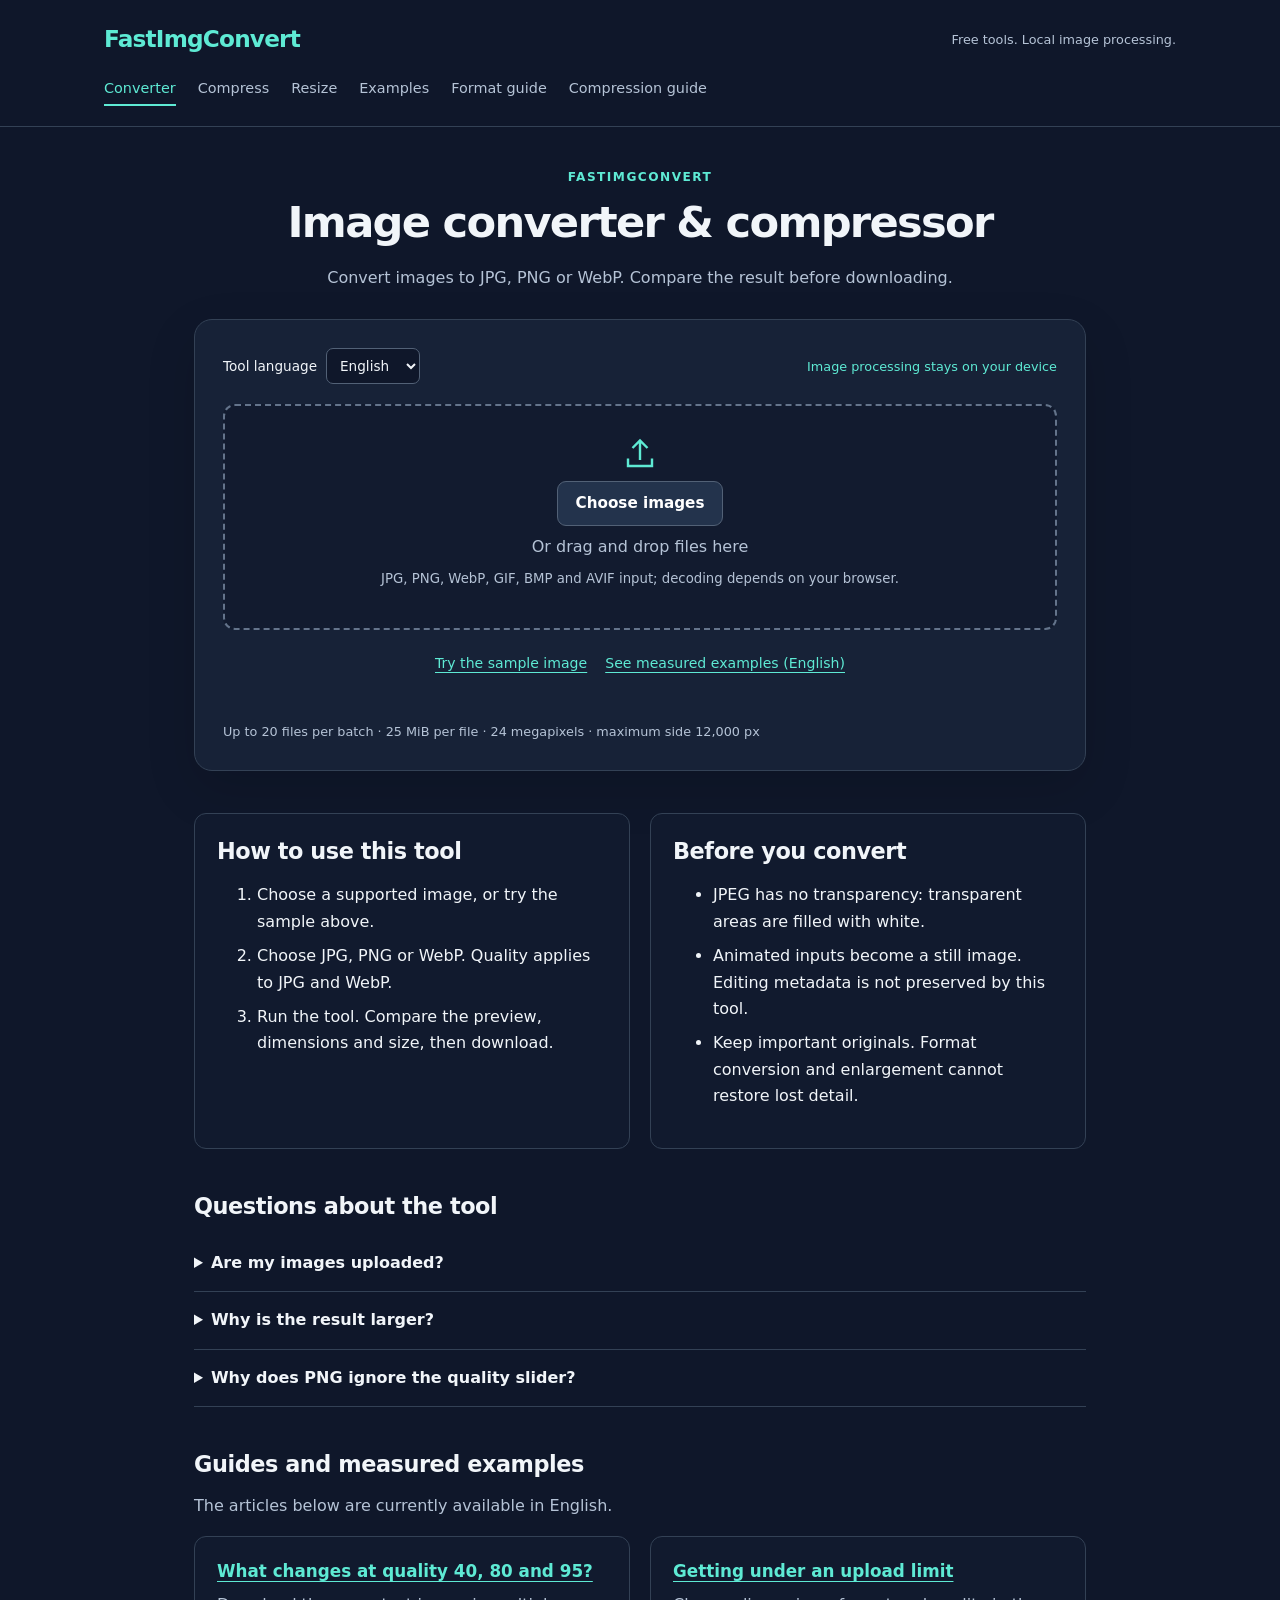
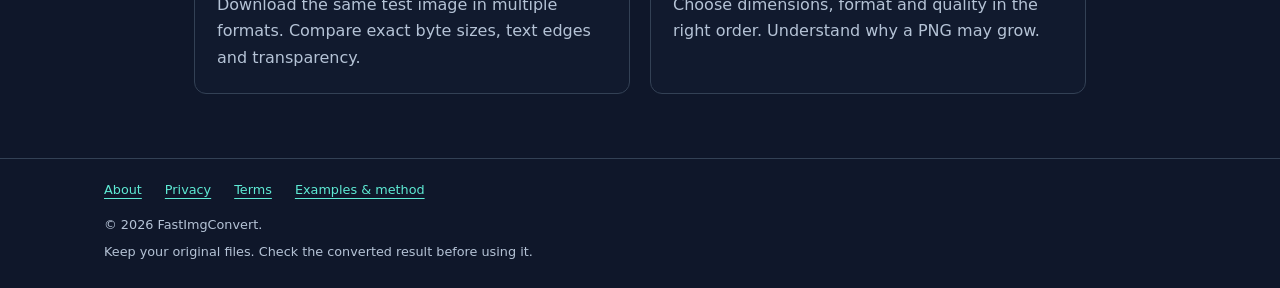
<file: index.html>
<!doctype html>
<html lang="en"><head><meta charset="utf-8"><meta name="viewport" content="width=device-width,initial-scale=1">
<meta name="google-site-verification" content="QzVwtT0LUgufe06sv-DvTM1XZ1im3GqtAdAzMB0Nuv8"><meta name="google-adsense-account" content="ca-pub-1748605329200336">
<title>Image converter &amp; compressor | FastImgConvert</title><meta name="description" content="Convert images to JPG, PNG or WebP. Compare the result before downloading.">
<link rel="canonical" href="https://my-tools-delta-ten.vercel.app/"><link rel="icon" href="/assets/favicon.svg" type="image/svg+xml">
<link rel="stylesheet" href="/assets/site.css"><script async src="https://pagead2.googlesyndication.com/pagead/js/adsbygoogle.js?client=ca-pub-1748605329200336" crossorigin="anonymous"></script><script defer src="/assets/i18n.js"></script><script defer src="/assets/image-engine.js"></script><script defer src="/assets/tool.js"></script></head>
<body data-tool="converter"><a class="skip" href="#main">Skip to content</a><header class="site-header"><div class="header-inner"><div class="header-top"><a class="brand" href="/">FastImgConvert</a><span class="header-note">Free tools. Local image processing.</span></div><nav class="site-nav" aria-label="Main navigation"><a href="/" aria-current="page">Converter</a><a href="/compress-image.html">Compress</a><a href="/resize-image.html">Resize</a><a href="/image-examples.html">Examples</a><a href="/image-formats.html">Format guide</a><a href="/compression-guide.html">Compression guide</a></nav></div></header><main id="main"><section class="hero"><p class="eyebrow">FastImgConvert</p><h1 data-i18n="title_converter" >Image converter &amp; compressor</h1><p data-i18n="intro_converter" >Convert images to JPG, PNG or WebP. Compare the result before downloading.</p></section>
<section class="tool" aria-label="Image processing tool"><div class="toolbar"><label class="language" for="langSelect"><span data-i18n="toolLanguage" >Tool language</span><select id="langSelect"><option value="en">English</option><option value="ko">한국어</option><option value="ja">日本語</option><option value="es">Español</option></select></label><span data-i18n="local" class="pill">Image processing stays on your device</span></div>
<div id="dropZone" class="drop-zone"><svg viewBox="0 0 24 24" fill="none" stroke="currentColor" stroke-width="1.6" aria-hidden="true"><path d="M12 16V3m-5 5 5-5 5 5M4 15v5h16v-5"/></svg><div><button id="chooseButton" type="button" class="button"><span data-i18n="choose" >Choose images</span></button></div><p data-i18n="drop" >Or drag and drop files here</p><p data-i18n="formatsAll" class="help">JPG, PNG, WebP, GIF, BMP and AVIF input; decoding depends on your browser.</p><input type="file" id="fileInput" accept="image/jpeg,image/png,image/webp,image/gif,image/bmp,image/avif" multiple hidden></div>
<div class="sample-row"><button id="sampleButton" type="button" class="text-button"><span data-i18n="sample" >Try the sample image</span></button><a class="text-button" href="/image-examples.html"><span data-i18n="examples" >See measured examples (English)</span></a></div>
<p id="fileSummary" class="file-summary"></p><div id="controls" hidden><div class="field-grid"><div class="field"><label data-i18n="format" for="formatSelect">Output format</label><select id="formatSelect"><option value="image/jpeg">JPG / JPEG</option><option value="image/png">PNG</option><option value="image/webp">WebP</option></select></div><div class="field"><div class="range-label"><label data-i18n="quality" for="qualityInput">JPG / WebP quality</label><output id="qualityValue" for="qualityInput">85</output></div><input id="qualityInput" type="range" min="10" max="100" value="85" aria-describedby="qualityHelp"><p id="qualityHelp" class="help"></p></div></div><div class="actions"><button type="button" id="runButton" class="button primary">Convert images</button><button type="button" id="clearButton" class="button"><span data-i18n="clear" >Clear files</span></button></div></div>
<p id="status" role="status" aria-live="polite" class="notice"></p><div id="resultsList" class="results" aria-busy="false"></div><p data-i18n="limits" class="limits">Up to 20 files per batch · 25 MiB per file · 24 megapixels · maximum side 12,000 px</p>
<noscript><p class="notice error">JavaScript is needed to process images locally. You can still read the guides and download the examples.</p></noscript></section>
<section class="content-section section-grid"><div class="content-card"><h2 data-i18n="how" >How to use this tool</h2><ol><li data-i18n="step1" >Choose a supported image, or try the sample above.</li><li data-i18n="step2_converter" >Choose JPG, PNG or WebP. Quality applies to JPG and WebP.</li><li data-i18n="step3" >Run the tool. Compare the preview, dimensions and size, then download.</li></ol></div><div class="content-card"><h2 data-i18n="limitations" >Before you convert</h2><ul><li data-i18n="limit1" >JPEG has no transparency: transparent areas are filled with white.</li><li data-i18n="limit2" >Animated inputs become a still image. Editing metadata is not preserved by this tool.</li><li data-i18n="limit3" >Keep important originals. Format conversion and enlargement cannot restore lost detail.</li></ul></div></section>
<section class="content-section faq"><h2 data-i18n="faq" >Questions about the tool</h2><details><summary data-i18n="q1" >Are my images uploaded?</summary><p data-i18n="a1" >The tool processes selected image files in your browser. The website itself still contacts its hosting provider and may load Google advertising services; see the Privacy page.</p></details><details><summary data-i18n="q2" >Why is the result larger?</summary><p data-i18n="a2" >The source may already be well compressed. A different format or encoder can create a larger file. The result always shows the actual change; try another format or reduce dimensions.</p></details><details><summary data-i18n="q3" >Why does PNG ignore the quality slider?</summary><p data-i18n="a3" >The browser PNG encoder uses lossless storage and ignores this lossy quality setting. This tool is not a specialized PNG optimizer. Resize or try WebP when a smaller file matters more.</p></details></section>
<section class="content-section"><h2 data-i18n="guides" >Guides and measured examples</h2><p data-i18n="guidesNote" class="muted">The articles below are currently available in English.</p><div class="section-grid" lang="en"><article class="content-card"><h3><a href="/image-examples.html">What changes at quality 40, 80 and 95?</a></h3><p>Download the same test image in multiple formats. Compare exact byte sizes, text edges and transparency.</p></article><article class="content-card"><h3><a href="/compression-guide.html">Getting under an upload limit</a></h3><p>Choose dimensions, format and quality in the right order. Understand why a PNG may grow.</p></article></div></section></main><footer class="site-footer"><div class="footer-inner"><nav class="footer-links" aria-label="Footer"><a href="/about.html">About</a><a href="/privacy.html">Privacy</a><a href="/terms.html">Terms</a><a href="/image-examples.html">Examples &amp; method</a></nav><p>© 2026 FastImgConvert.</p><p>Keep your original files. Check the converted result before using it.</p></div></footer></body></html>
</file>
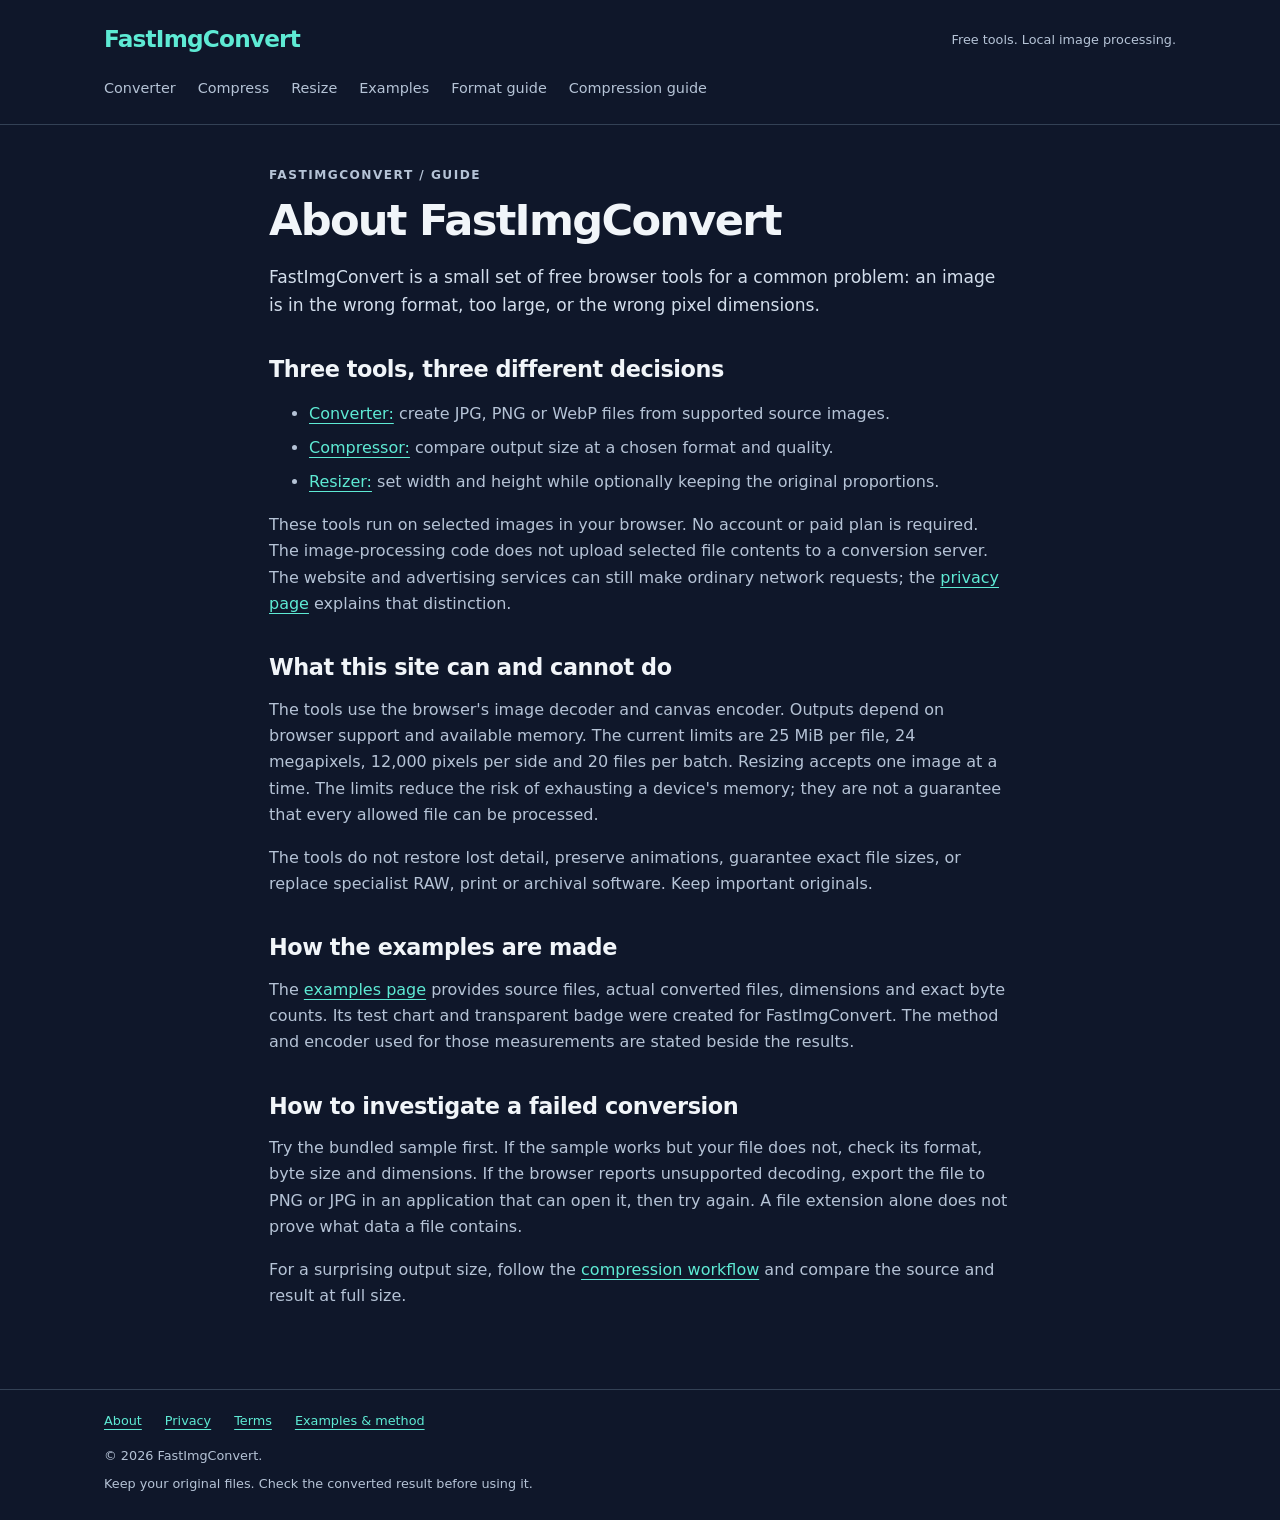
<file: about.html>
<!doctype html>
<html lang="en"><head><meta charset="utf-8"><meta name="viewport" content="width=device-width,initial-scale=1">
<meta name="google-site-verification" content="QzVwtT0LUgufe06sv-DvTM1XZ1im3GqtAdAzMB0Nuv8"><meta name="google-adsense-account" content="ca-pub-1748605329200336">
<title>About FastImgConvert | FastImgConvert</title><meta name="description" content="What the free image tools do, their limits, and how the published examples are made.">
<link rel="canonical" href="https://my-tools-delta-ten.vercel.app/about.html"><link rel="icon" href="/assets/favicon.svg" type="image/svg+xml">
<link rel="stylesheet" href="/assets/site.css"></head>
<body><a class="skip" href="#main">Skip to content</a><header class="site-header"><div class="header-inner"><div class="header-top"><a class="brand" href="/">FastImgConvert</a><span class="header-note">Free tools. Local image processing.</span></div><nav class="site-nav" aria-label="Main navigation"><a href="/">Converter</a><a href="/compress-image.html">Compress</a><a href="/resize-image.html">Resize</a><a href="/image-examples.html">Examples</a><a href="/image-formats.html">Format guide</a><a href="/compression-guide.html">Compression guide</a></nav></div></header><main id="main" class="article"><p class="eyebrow">FastImgConvert / Guide</p><h1>About FastImgConvert</h1>
<p class="lead">FastImgConvert is a small set of free browser tools for a common problem: an image is in the wrong format, too large, or the wrong pixel dimensions.</p>
<h2>Three tools, three different decisions</h2><ul><li><a href="/">Converter:</a> create JPG, PNG or WebP files from supported source images.</li><li><a href="/compress-image.html">Compressor:</a> compare output size at a chosen format and quality.</li><li><a href="/resize-image.html">Resizer:</a> set width and height while optionally keeping the original proportions.</li></ul>
<p>These tools run on selected images in your browser. No account or paid plan is required. The image-processing code does not upload selected file contents to a conversion server. The website and advertising services can still make ordinary network requests; the <a href="/privacy.html">privacy page</a> explains that distinction.</p>
<h2>What this site can and cannot do</h2><p>The tools use the browser's image decoder and canvas encoder. Outputs depend on browser support and available memory. The current limits are 25 MiB per file, 24 megapixels, 12,000 pixels per side and 20 files per batch. Resizing accepts one image at a time. The limits reduce the risk of exhausting a device's memory; they are not a guarantee that every allowed file can be processed.</p>
<p>The tools do not restore lost detail, preserve animations, guarantee exact file sizes, or replace specialist RAW, print or archival software. Keep important originals.</p>
<h2>How the examples are made</h2><p>The <a href="/image-examples.html">examples page</a> provides source files, actual converted files, dimensions and exact byte counts. Its test chart and transparent badge were created for FastImgConvert. The method and encoder used for those measurements are stated beside the results.</p>
<h2>How to investigate a failed conversion</h2><p>Try the bundled sample first. If the sample works but your file does not, check its format, byte size and dimensions. If the browser reports unsupported decoding, export the file to PNG or JPG in an application that can open it, then try again. A file extension alone does not prove what data a file contains.</p>
<p>For a surprising output size, follow the <a href="/compression-guide.html">compression workflow</a> and compare the source and result at full size.</p>
</main><footer class="site-footer"><div class="footer-inner"><nav class="footer-links" aria-label="Footer"><a href="/about.html">About</a><a href="/privacy.html">Privacy</a><a href="/terms.html">Terms</a><a href="/image-examples.html">Examples &amp; method</a></nav><p>© 2026 FastImgConvert.</p><p>Keep your original files. Check the converted result before using it.</p></div></footer></body></html>
</file>
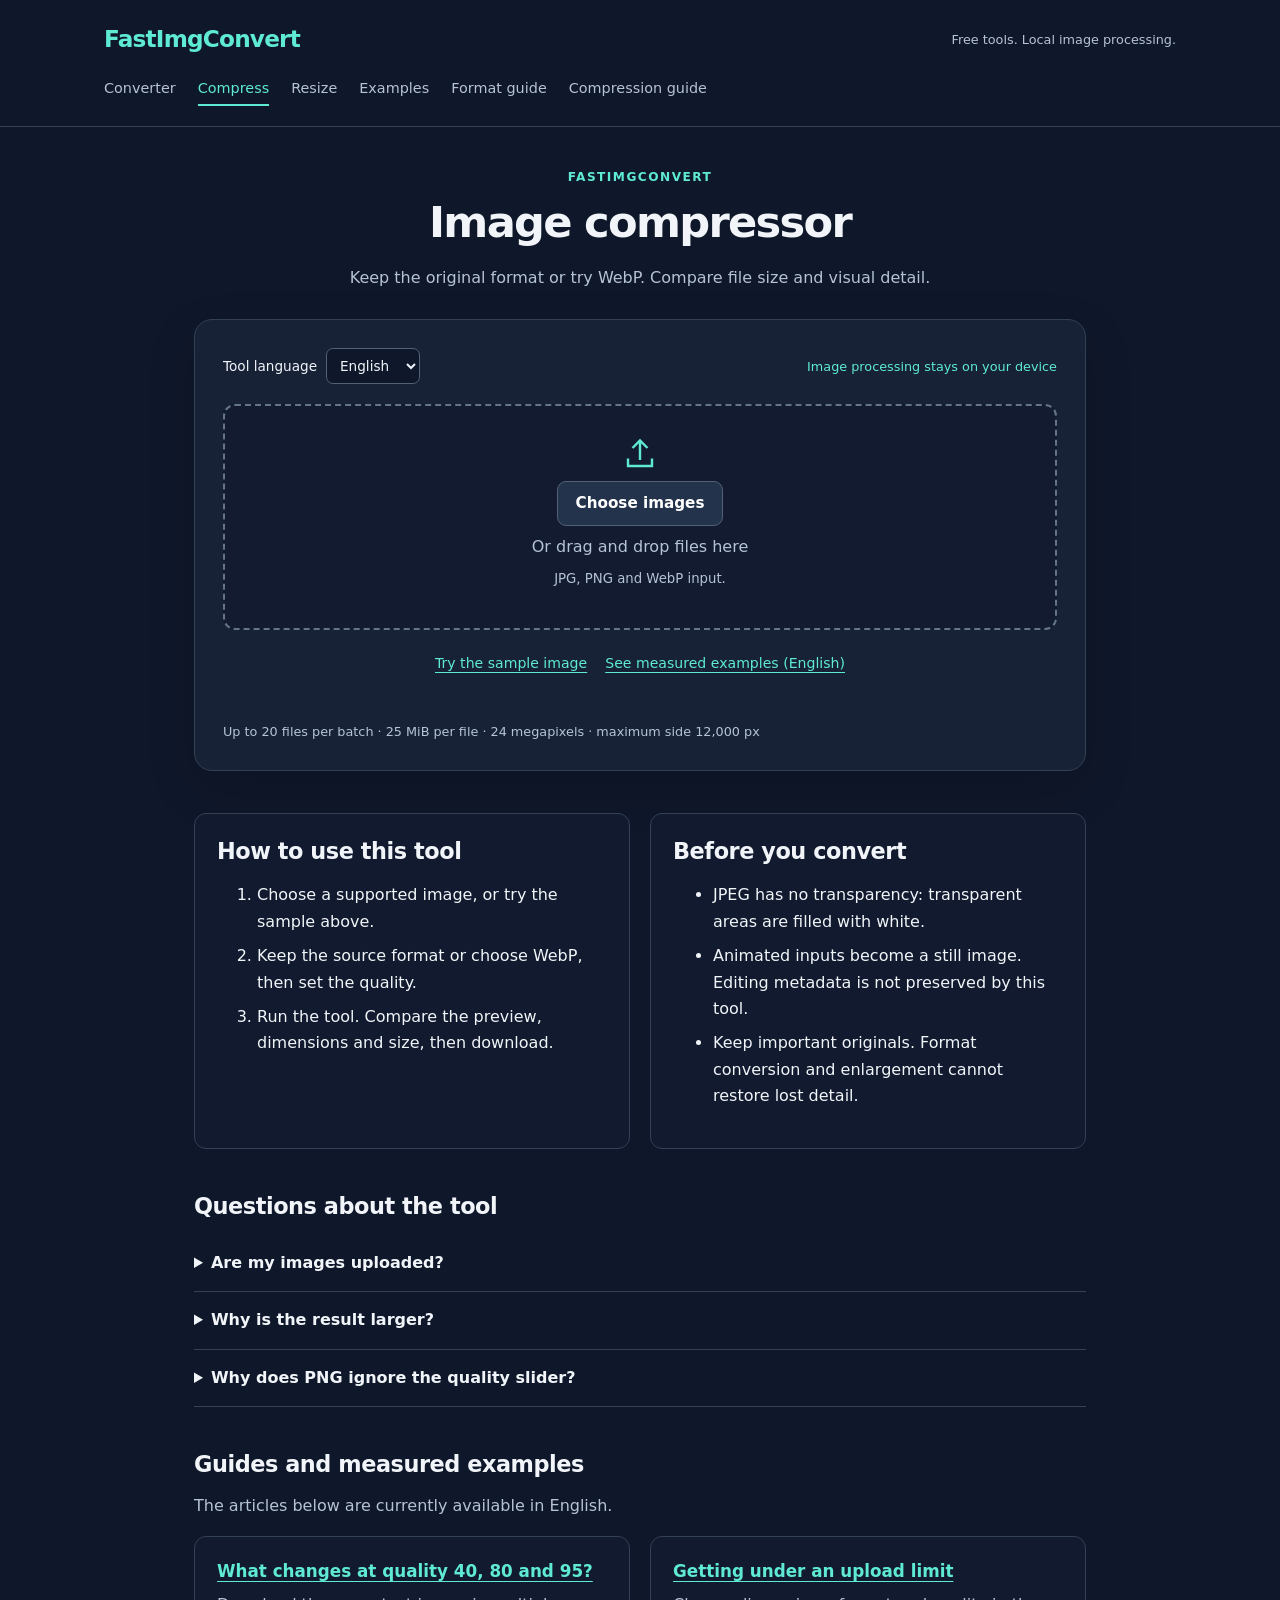
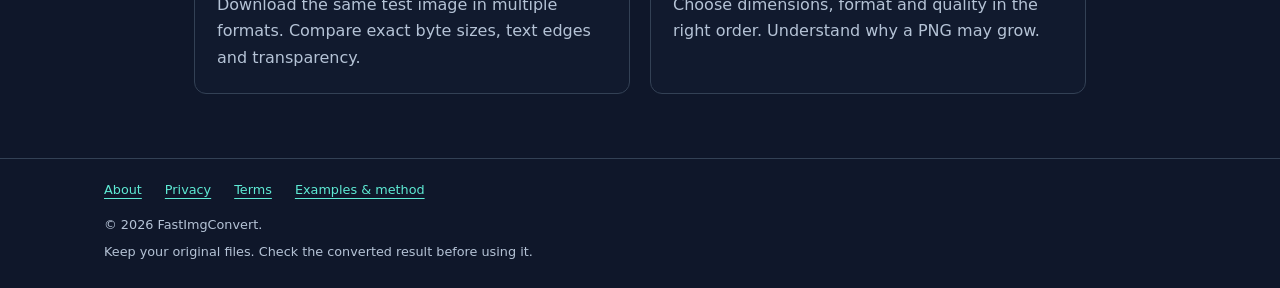
<file: compress-image.html>
<!doctype html>
<html lang="en"><head><meta charset="utf-8"><meta name="viewport" content="width=device-width,initial-scale=1">
<meta name="google-site-verification" content="QzVwtT0LUgufe06sv-DvTM1XZ1im3GqtAdAzMB0Nuv8"><meta name="google-adsense-account" content="ca-pub-1748605329200336">
<title>Image compressor | FastImgConvert</title><meta name="description" content="Keep the original format or try WebP. Compare file size and visual detail.">
<link rel="canonical" href="https://my-tools-delta-ten.vercel.app/compress-image.html"><link rel="icon" href="/assets/favicon.svg" type="image/svg+xml">
<link rel="stylesheet" href="/assets/site.css"><script async src="https://pagead2.googlesyndication.com/pagead/js/adsbygoogle.js?client=ca-pub-1748605329200336" crossorigin="anonymous"></script><script defer src="/assets/i18n.js"></script><script defer src="/assets/image-engine.js"></script><script defer src="/assets/tool.js"></script></head>
<body data-tool="compressor"><a class="skip" href="#main">Skip to content</a><header class="site-header"><div class="header-inner"><div class="header-top"><a class="brand" href="/">FastImgConvert</a><span class="header-note">Free tools. Local image processing.</span></div><nav class="site-nav" aria-label="Main navigation"><a href="/">Converter</a><a href="/compress-image.html" aria-current="page">Compress</a><a href="/resize-image.html">Resize</a><a href="/image-examples.html">Examples</a><a href="/image-formats.html">Format guide</a><a href="/compression-guide.html">Compression guide</a></nav></div></header><main id="main"><section class="hero"><p class="eyebrow">FastImgConvert</p><h1 data-i18n="title_compressor" >Image compressor</h1><p data-i18n="intro_compressor" >Keep the original format or try WebP. Compare file size and visual detail.</p></section>
<section class="tool" aria-label="Image processing tool"><div class="toolbar"><label class="language" for="langSelect"><span data-i18n="toolLanguage" >Tool language</span><select id="langSelect"><option value="en">English</option><option value="ko">한국어</option><option value="ja">日本語</option><option value="es">Español</option></select></label><span data-i18n="local" class="pill">Image processing stays on your device</span></div>
<div id="dropZone" class="drop-zone"><svg viewBox="0 0 24 24" fill="none" stroke="currentColor" stroke-width="1.6" aria-hidden="true"><path d="M12 16V3m-5 5 5-5 5 5M4 15v5h16v-5"/></svg><div><button id="chooseButton" type="button" class="button"><span data-i18n="choose" >Choose images</span></button></div><p data-i18n="drop" >Or drag and drop files here</p><p data-i18n="formatsBasic" class="help">JPG, PNG and WebP input.</p><input type="file" id="fileInput" accept="image/jpeg,image/png,image/webp" multiple hidden></div>
<div class="sample-row"><button id="sampleButton" type="button" class="text-button"><span data-i18n="sample" >Try the sample image</span></button><a class="text-button" href="/image-examples.html"><span data-i18n="examples" >See measured examples (English)</span></a></div>
<p id="fileSummary" class="file-summary"></p><div id="controls" hidden><div class="field-grid"><div class="field"><label data-i18n="format" for="formatSelect">Output format</label><select id="formatSelect"><option data-i18n="keep" value="original">Keep original format</option><option value="image/jpeg">JPG / JPEG</option><option value="image/png">PNG</option><option value="image/webp">WebP</option></select></div><div class="field"><div class="range-label"><label data-i18n="quality" for="qualityInput">JPG / WebP quality</label><output id="qualityValue" for="qualityInput">85</output></div><input id="qualityInput" type="range" min="10" max="100" value="85" aria-describedby="qualityHelp"><p id="qualityHelp" class="help"></p></div></div><div class="actions"><button type="button" id="runButton" class="button primary">Compress images</button><button type="button" id="clearButton" class="button"><span data-i18n="clear" >Clear files</span></button></div></div>
<p id="status" role="status" aria-live="polite" class="notice"></p><div id="resultsList" class="results" aria-busy="false"></div><p data-i18n="limits" class="limits">Up to 20 files per batch · 25 MiB per file · 24 megapixels · maximum side 12,000 px</p>
<noscript><p class="notice error">JavaScript is needed to process images locally. You can still read the guides and download the examples.</p></noscript></section>
<section class="content-section section-grid"><div class="content-card"><h2 data-i18n="how" >How to use this tool</h2><ol><li data-i18n="step1" >Choose a supported image, or try the sample above.</li><li data-i18n="step2_compressor" >Keep the source format or choose WebP, then set the quality.</li><li data-i18n="step3" >Run the tool. Compare the preview, dimensions and size, then download.</li></ol></div><div class="content-card"><h2 data-i18n="limitations" >Before you convert</h2><ul><li data-i18n="limit1" >JPEG has no transparency: transparent areas are filled with white.</li><li data-i18n="limit2" >Animated inputs become a still image. Editing metadata is not preserved by this tool.</li><li data-i18n="limit3" >Keep important originals. Format conversion and enlargement cannot restore lost detail.</li></ul></div></section>
<section class="content-section faq"><h2 data-i18n="faq" >Questions about the tool</h2><details><summary data-i18n="q1" >Are my images uploaded?</summary><p data-i18n="a1" >The tool processes selected image files in your browser. The website itself still contacts its hosting provider and may load Google advertising services; see the Privacy page.</p></details><details><summary data-i18n="q2" >Why is the result larger?</summary><p data-i18n="a2" >The source may already be well compressed. A different format or encoder can create a larger file. The result always shows the actual change; try another format or reduce dimensions.</p></details><details><summary data-i18n="q3" >Why does PNG ignore the quality slider?</summary><p data-i18n="a3" >The browser PNG encoder uses lossless storage and ignores this lossy quality setting. This tool is not a specialized PNG optimizer. Resize or try WebP when a smaller file matters more.</p></details></section>
<section class="content-section"><h2 data-i18n="guides" >Guides and measured examples</h2><p data-i18n="guidesNote" class="muted">The articles below are currently available in English.</p><div class="section-grid" lang="en"><article class="content-card"><h3><a href="/image-examples.html">What changes at quality 40, 80 and 95?</a></h3><p>Download the same test image in multiple formats. Compare exact byte sizes, text edges and transparency.</p></article><article class="content-card"><h3><a href="/compression-guide.html">Getting under an upload limit</a></h3><p>Choose dimensions, format and quality in the right order. Understand why a PNG may grow.</p></article></div></section></main><footer class="site-footer"><div class="footer-inner"><nav class="footer-links" aria-label="Footer"><a href="/about.html">About</a><a href="/privacy.html">Privacy</a><a href="/terms.html">Terms</a><a href="/image-examples.html">Examples &amp; method</a></nav><p>© 2026 FastImgConvert.</p><p>Keep your original files. Check the converted result before using it.</p></div></footer></body></html>
</file>
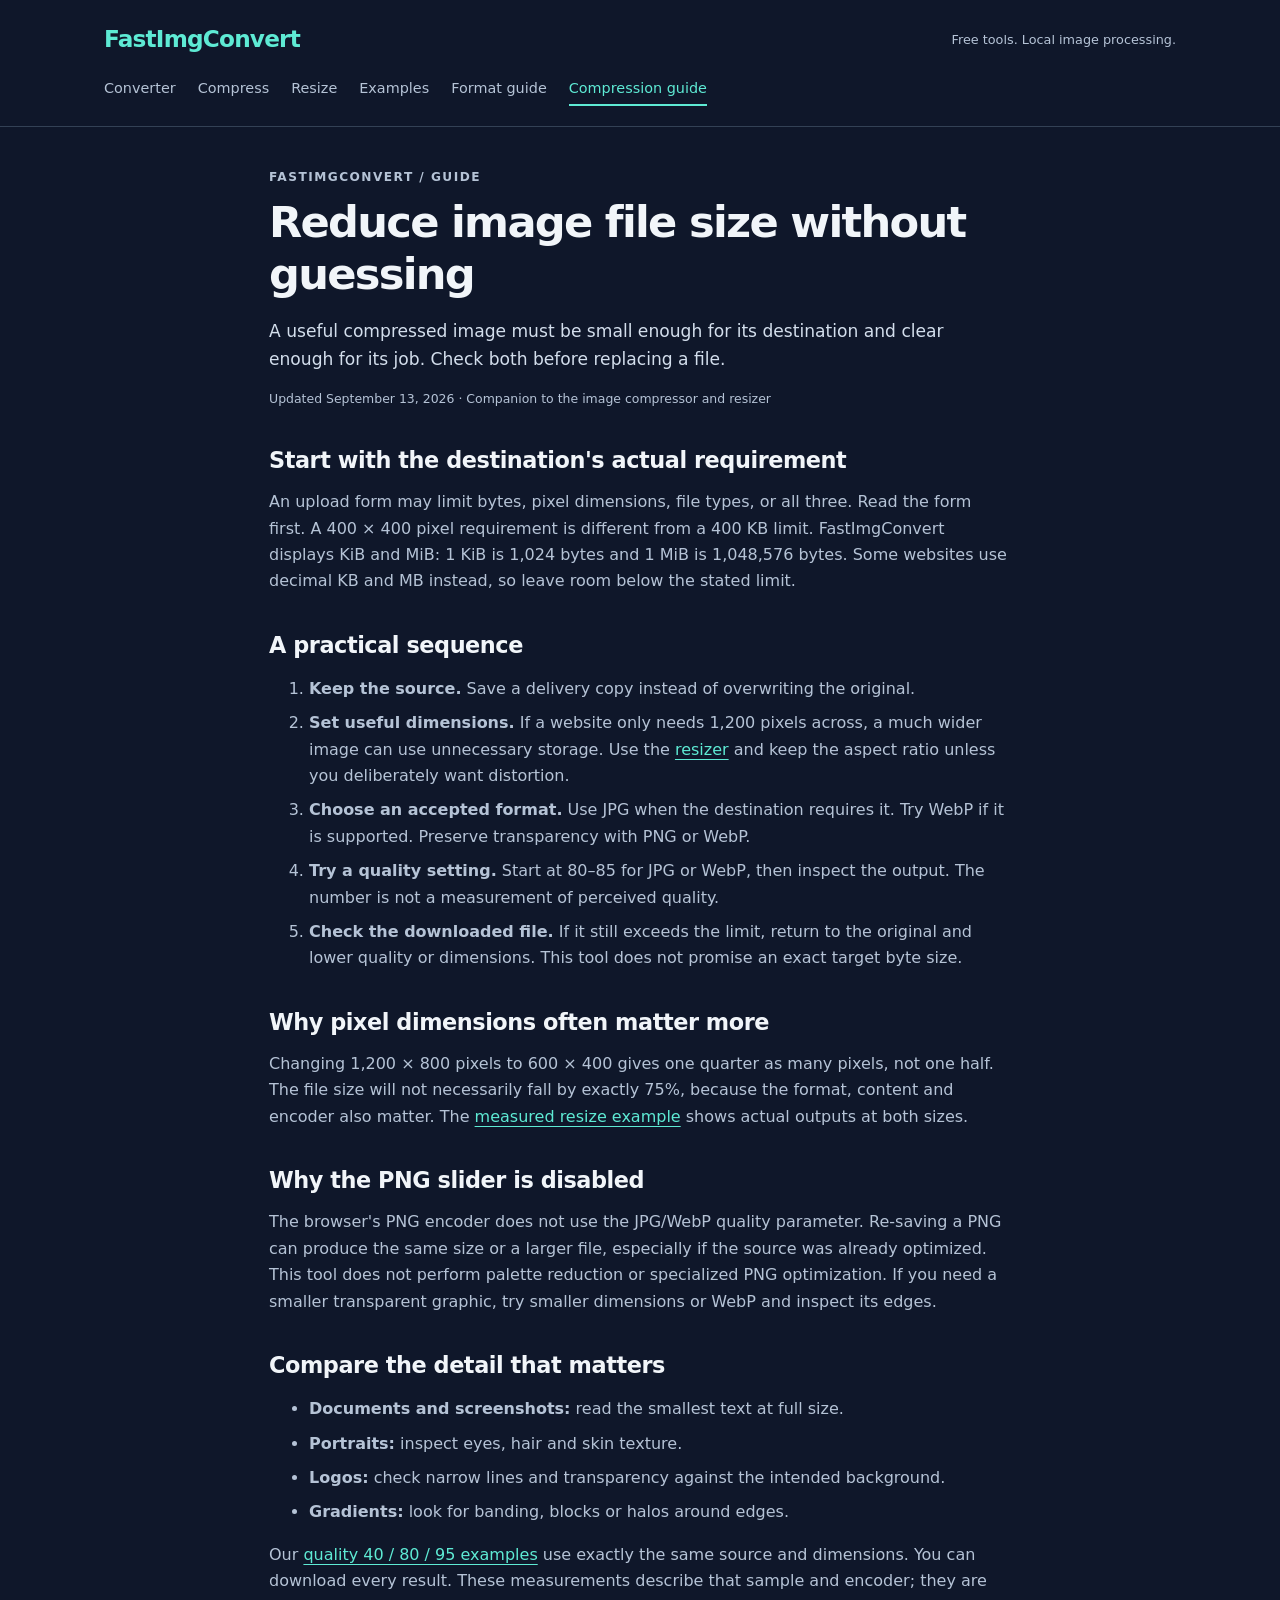
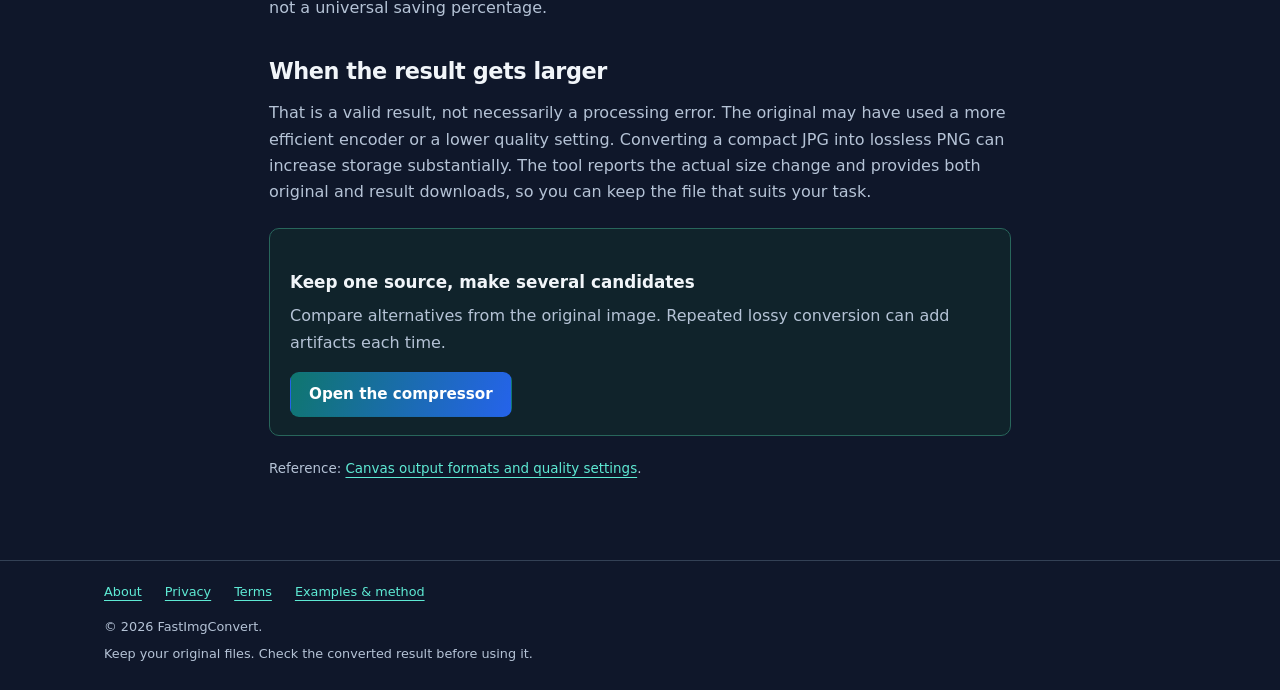
<file: compression-guide.html>
<!doctype html>
<html lang="en"><head><meta charset="utf-8"><meta name="viewport" content="width=device-width,initial-scale=1">
<meta name="google-site-verification" content="QzVwtT0LUgufe06sv-DvTM1XZ1im3GqtAdAzMB0Nuv8"><meta name="google-adsense-account" content="ca-pub-1748605329200336">
<title>Reduce image file size without guessing | FastImgConvert</title><meta name="description" content="Use dimensions, format and quality to meet an image upload limit, with real comparison examples and PNG limitations.">
<link rel="canonical" href="https://my-tools-delta-ten.vercel.app/compression-guide.html"><link rel="icon" href="/assets/favicon.svg" type="image/svg+xml">
<link rel="stylesheet" href="/assets/site.css"><script async src="https://pagead2.googlesyndication.com/pagead/js/adsbygoogle.js?client=ca-pub-1748605329200336" crossorigin="anonymous"></script></head>
<body><a class="skip" href="#main">Skip to content</a><header class="site-header"><div class="header-inner"><div class="header-top"><a class="brand" href="/">FastImgConvert</a><span class="header-note">Free tools. Local image processing.</span></div><nav class="site-nav" aria-label="Main navigation"><a href="/">Converter</a><a href="/compress-image.html">Compress</a><a href="/resize-image.html">Resize</a><a href="/image-examples.html">Examples</a><a href="/image-formats.html">Format guide</a><a href="/compression-guide.html" aria-current="page">Compression guide</a></nav></div></header><main id="main" class="article"><p class="eyebrow">FastImgConvert / Guide</p><h1>Reduce image file size without guessing</h1>
<p class="lead">A useful compressed image must be small enough for its destination and clear enough for its job. Check both before replacing a file.</p>
<p class="meta">Updated September 13, 2026 · Companion to the image compressor and resizer</p>
<h2>Start with the destination's actual requirement</h2>
<p>An upload form may limit bytes, pixel dimensions, file types, or all three. Read the form first. A 400 × 400 pixel requirement is different from a 400 KB limit. FastImgConvert displays KiB and MiB: 1 KiB is 1,024 bytes and 1 MiB is 1,048,576 bytes. Some websites use decimal KB and MB instead, so leave room below the stated limit.</p>
<h2>A practical sequence</h2>
<ol><li><strong>Keep the source.</strong> Save a delivery copy instead of overwriting the original.</li><li><strong>Set useful dimensions.</strong> If a website only needs 1,200 pixels across, a much wider image can use unnecessary storage. Use the <a href="/resize-image.html">resizer</a> and keep the aspect ratio unless you deliberately want distortion.</li><li><strong>Choose an accepted format.</strong> Use JPG when the destination requires it. Try WebP if it is supported. Preserve transparency with PNG or WebP.</li><li><strong>Try a quality setting.</strong> Start at 80–85 for JPG or WebP, then inspect the output. The number is not a measurement of perceived quality.</li><li><strong>Check the downloaded file.</strong> If it still exceeds the limit, return to the original and lower quality or dimensions. This tool does not promise an exact target byte size.</li></ol>
<h2>Why pixel dimensions often matter more</h2>
<p>Changing 1,200 × 800 pixels to 600 × 400 gives one quarter as many pixels, not one half. The file size will not necessarily fall by exactly 75%, because the format, content and encoder also matter. The <a href="/image-examples.html#resize">measured resize example</a> shows actual outputs at both sizes.</p>
<h2>Why the PNG slider is disabled</h2>
<p>The browser's PNG encoder does not use the JPG/WebP quality parameter. Re-saving a PNG can produce the same size or a larger file, especially if the source was already optimized. This tool does not perform palette reduction or specialized PNG optimization. If you need a smaller transparent graphic, try smaller dimensions or WebP and inspect its edges.</p>
<h2>Compare the detail that matters</h2>
<ul><li><strong>Documents and screenshots:</strong> read the smallest text at full size.</li><li><strong>Portraits:</strong> inspect eyes, hair and skin texture.</li><li><strong>Logos:</strong> check narrow lines and transparency against the intended background.</li><li><strong>Gradients:</strong> look for banding, blocks or halos around edges.</li></ul>
<p>Our <a href="/image-examples.html#chart">quality 40 / 80 / 95 examples</a> use exactly the same source and dimensions. You can download every result. These measurements describe that sample and encoder; they are not a universal saving percentage.</p>
<h2>When the result gets larger</h2>
<p>That is a valid result, not necessarily a processing error. The original may have used a more efficient encoder or a lower quality setting. Converting a compact JPG into lossless PNG can increase storage substantially. The tool reports the actual size change and provides both original and result downloads, so you can keep the file that suits your task.</p>
<div class="callout"><h3>Keep one source, make several candidates</h3><p>Compare alternatives from the original image. Repeated lossy conversion can add artifacts each time.</p><a class="button primary" href="/compress-image.html">Open the compressor</a></div>
<p class="sources">Reference: <a href="https://developer.mozilla.org/en-US/docs/Web/API/HTMLCanvasElement/toBlob">Canvas output formats and quality settings</a>.</p>
</main><footer class="site-footer"><div class="footer-inner"><nav class="footer-links" aria-label="Footer"><a href="/about.html">About</a><a href="/privacy.html">Privacy</a><a href="/terms.html">Terms</a><a href="/image-examples.html">Examples &amp; method</a></nav><p>© 2026 FastImgConvert.</p><p>Keep your original files. Check the converted result before using it.</p></div></footer></body></html>
</file>
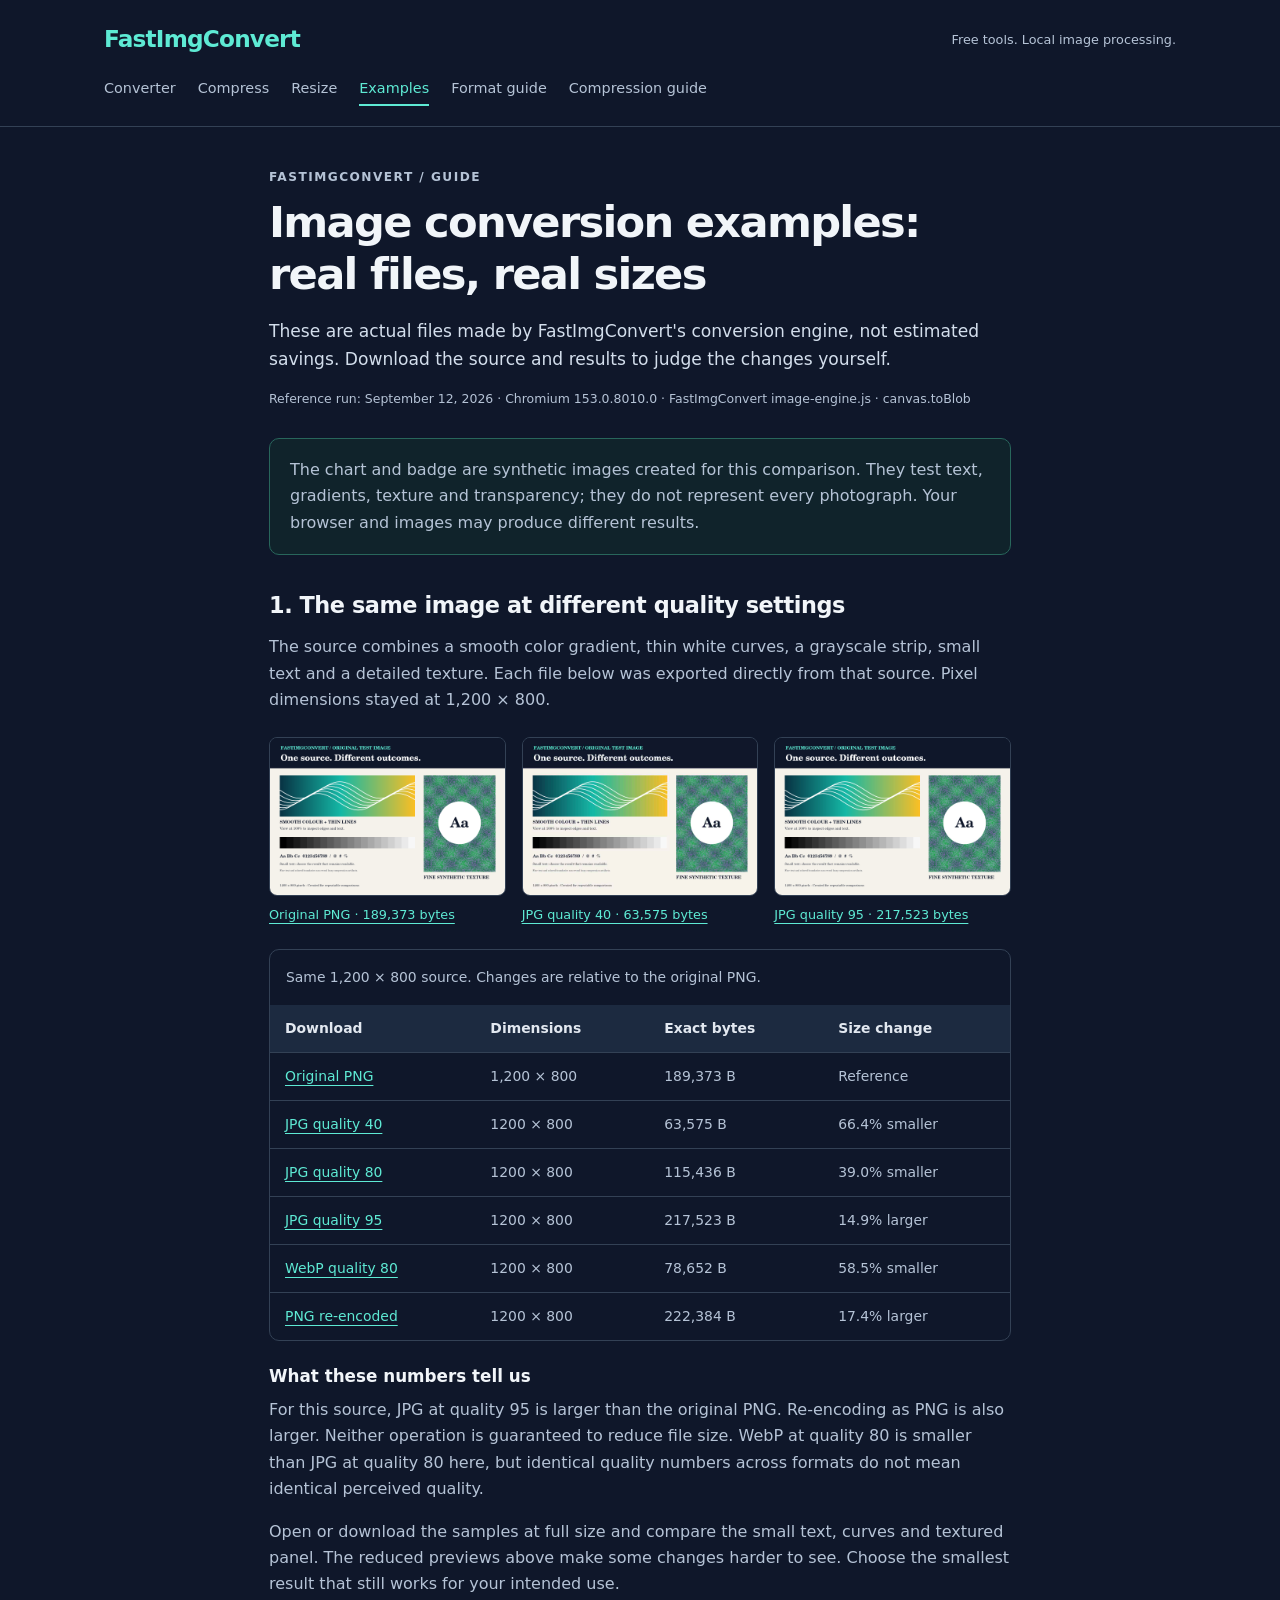
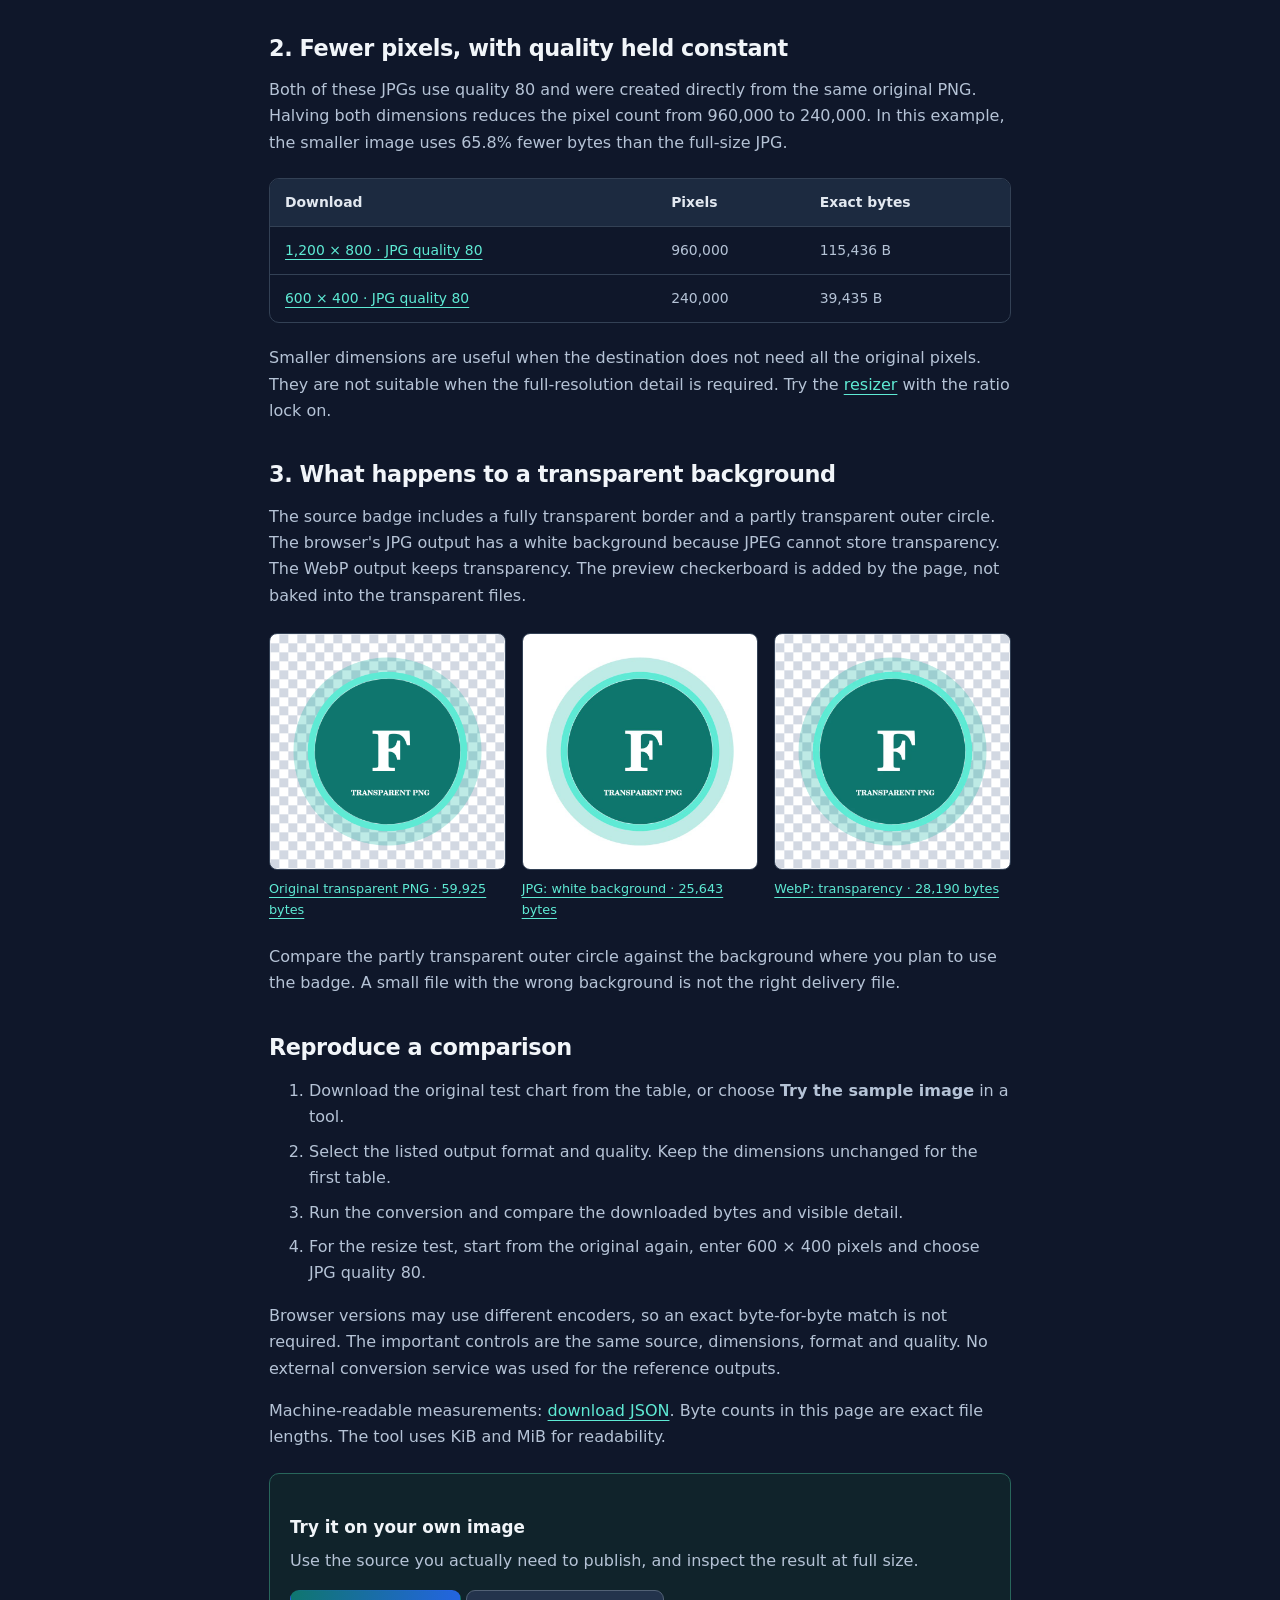
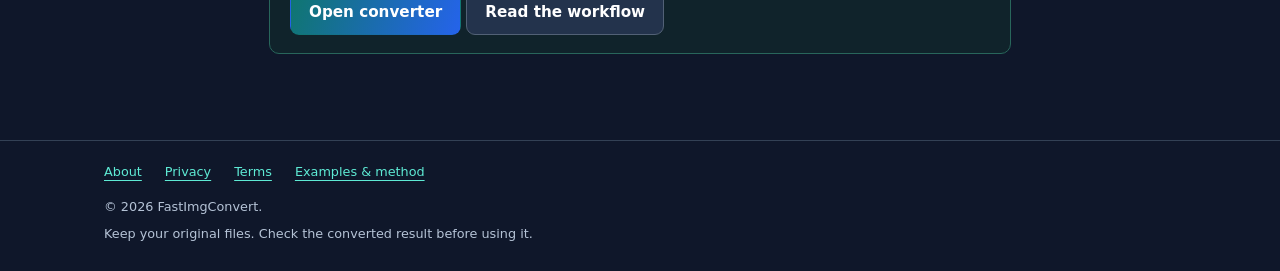
<file: image-examples.html>
<!doctype html>
<html lang="en"><head><meta charset="utf-8"><meta name="viewport" content="width=device-width,initial-scale=1">
<meta name="google-site-verification" content="QzVwtT0LUgufe06sv-DvTM1XZ1im3GqtAdAzMB0Nuv8"><meta name="google-adsense-account" content="ca-pub-1748605329200336">
<title>Image conversion examples: real files, real sizes | FastImgConvert</title><meta name="description" content="Download original and converted image samples, compare quality 40, 80 and 95, and inspect resizing and transparency.">
<link rel="canonical" href="https://my-tools-delta-ten.vercel.app/image-examples.html"><link rel="icon" href="/assets/favicon.svg" type="image/svg+xml">
<link rel="stylesheet" href="/assets/site.css"><script async src="https://pagead2.googlesyndication.com/pagead/js/adsbygoogle.js?client=ca-pub-1748605329200336" crossorigin="anonymous"></script></head>
<body><a class="skip" href="#main">Skip to content</a><header class="site-header"><div class="header-inner"><div class="header-top"><a class="brand" href="/">FastImgConvert</a><span class="header-note">Free tools. Local image processing.</span></div><nav class="site-nav" aria-label="Main navigation"><a href="/">Converter</a><a href="/compress-image.html">Compress</a><a href="/resize-image.html">Resize</a><a href="/image-examples.html" aria-current="page">Examples</a><a href="/image-formats.html">Format guide</a><a href="/compression-guide.html">Compression guide</a></nav></div></header><main id="main" class="article"><p class="eyebrow">FastImgConvert / Guide</p><h1>Image conversion examples: real files, real sizes</h1>
<p class="lead">These are actual files made by FastImgConvert's conversion engine, not estimated savings. Download the source and results to judge the changes yourself.</p>
<p class="meta">Reference run: September 12, 2026 · Chromium 153.0.8010.0 · FastImgConvert image-engine.js · canvas.toBlob</p>
<div class="callout"><p>The chart and badge are synthetic images created for this comparison. They test text, gradients, texture and transparency; they do not represent every photograph. Your browser and images may produce different results.</p></div>
<h2 id="chart">1. The same image at different quality settings</h2>
<p>The source combines a smooth color gradient, thin white curves, a grayscale strip, small text and a detailed texture. Each file below was exported directly from that source. Pixel dimensions stayed at 1,200 × 800.</p>
<div class="example-grid"><figure class="example-card"><a href="/assets/examples/test-chart.png"><img src="/assets/examples/test-chart.png" alt="Original PNG · 189,373 bytes" width="1200" height="800" loading="lazy"></a><figcaption><a href="/assets/examples/test-chart.png" download>Original PNG · 189,373 bytes</a></figcaption></figure><figure class="example-card"><a href="/assets/examples/chart-jpg-q40.jpg"><img src="/assets/examples/chart-jpg-q40.jpg" alt="JPG quality 40 · 63,575 bytes" width="1200" height="800" loading="lazy"></a><figcaption><a href="/assets/examples/chart-jpg-q40.jpg" download>JPG quality 40 · 63,575 bytes</a></figcaption></figure><figure class="example-card"><a href="/assets/examples/chart-jpg-q95.jpg"><img src="/assets/examples/chart-jpg-q95.jpg" alt="JPG quality 95 · 217,523 bytes" width="1200" height="800" loading="lazy"></a><figcaption><a href="/assets/examples/chart-jpg-q95.jpg" download>JPG quality 95 · 217,523 bytes</a></figcaption></figure></div>
<div class="table-wrap"><table><caption>Same 1,200 × 800 source. Changes are relative to the original PNG.</caption><thead><tr><th>Download</th><th>Dimensions</th><th>Exact bytes</th><th>Size change</th></tr></thead><tbody><tr><td><a href="/assets/examples/test-chart.png" download>Original PNG</a></td><td>1,200 × 800</td><td>189,373 B</td><td>Reference</td></tr><tr><td><a href="/assets/examples/chart-jpg-q40.jpg" download>JPG quality 40</a></td><td>1200 × 800</td><td>63,575 B</td><td>66.4% smaller</td></tr><tr><td><a href="/assets/examples/chart-jpg-q80.jpg" download>JPG quality 80</a></td><td>1200 × 800</td><td>115,436 B</td><td>39.0% smaller</td></tr><tr><td><a href="/assets/examples/chart-jpg-q95.jpg" download>JPG quality 95</a></td><td>1200 × 800</td><td>217,523 B</td><td>14.9% larger</td></tr><tr><td><a href="/assets/examples/chart-webp-q80.webp" download>WebP quality 80</a></td><td>1200 × 800</td><td>78,652 B</td><td>58.5% smaller</td></tr><tr><td><a href="/assets/examples/chart-png.png" download>PNG re-encoded</a></td><td>1200 × 800</td><td>222,384 B</td><td>17.4% larger</td></tr></tbody></table></div>
<h3>What these numbers tell us</h3>
<p>For this source, JPG at quality 95 is larger than the original PNG. Re-encoding as PNG is also larger. Neither operation is guaranteed to reduce file size. WebP at quality 80 is smaller than JPG at quality 80 here, but identical quality numbers across formats do not mean identical perceived quality.</p>
<p>Open or download the samples at full size and compare the small text, curves and textured panel. The reduced previews above make some changes harder to see. Choose the smallest result that still works for your intended use.</p>
<h2 id="resize">2. Fewer pixels, with quality held constant</h2>
<p>Both of these JPGs use quality 80 and were created directly from the same original PNG. Halving both dimensions reduces the pixel count from 960,000 to 240,000. In this example, the smaller image uses 65.8% fewer bytes than the full-size JPG.</p>
<div class="table-wrap"><table><thead><tr><th>Download</th><th>Pixels</th><th>Exact bytes</th></tr></thead><tbody><tr><td><a href="/assets/examples/chart-jpg-q80.jpg" download>1,200 × 800 · JPG quality 80</a></td><td>960,000</td><td>115,436 B</td></tr><tr><td><a href="/assets/examples/chart-600x400-jpg-q80.jpg" download>600 × 400 · JPG quality 80</a></td><td>240,000</td><td>39,435 B</td></tr></tbody></table></div>
<p>Smaller dimensions are useful when the destination does not need all the original pixels. They are not suitable when the full-resolution detail is required. Try the <a href="/resize-image.html">resizer</a> with the ratio lock on.</p>
<h2 id="transparency">3. What happens to a transparent background</h2>
<p>The source badge includes a fully transparent border and a partly transparent outer circle. The browser's JPG output has a white background because JPEG cannot store transparency. The WebP output keeps transparency. The preview checkerboard is added by the page, not baked into the transparent files.</p>
<div class="example-grid"><figure class="example-card"><a href="/assets/examples/transparent-badge.png"><img src="/assets/examples/transparent-badge.png" alt="Original transparent PNG · 59,925 bytes" width="1200" height="800" loading="lazy"></a><figcaption><a href="/assets/examples/transparent-badge.png" download>Original transparent PNG · 59,925 bytes</a></figcaption></figure><figure class="example-card"><a href="/assets/examples/badge-jpg-q80.jpg"><img src="/assets/examples/badge-jpg-q80.jpg" alt="JPG: white background · 25,643 bytes" width="1200" height="800" loading="lazy"></a><figcaption><a href="/assets/examples/badge-jpg-q80.jpg" download>JPG: white background · 25,643 bytes</a></figcaption></figure><figure class="example-card"><a href="/assets/examples/badge-webp-q80.webp"><img src="/assets/examples/badge-webp-q80.webp" alt="WebP: transparency · 28,190 bytes" width="1200" height="800" loading="lazy"></a><figcaption><a href="/assets/examples/badge-webp-q80.webp" download>WebP: transparency · 28,190 bytes</a></figcaption></figure></div>
<p>Compare the partly transparent outer circle against the background where you plan to use the badge. A small file with the wrong background is not the right delivery file.</p>
<h2>Reproduce a comparison</h2>
<ol><li>Download the original test chart from the table, or choose <strong>Try the sample image</strong> in a tool.</li><li>Select the listed output format and quality. Keep the dimensions unchanged for the first table.</li><li>Run the conversion and compare the downloaded bytes and visible detail.</li><li>For the resize test, start from the original again, enter 600 × 400 pixels and choose JPG quality 80.</li></ol>
<p>Browser versions may use different encoders, so an exact byte-for-byte match is not required. The important controls are the same source, dimensions, format and quality. No external conversion service was used for the reference outputs.</p>
<p>Machine-readable measurements: <a href="/assets/examples/measurements.json" download>download JSON</a>. Byte counts in this page are exact file lengths. The tool uses KiB and MiB for readability.</p>
<div class="callout"><h3>Try it on your own image</h3><p>Use the source you actually need to publish, and inspect the result at full size.</p><a href="/" class="button primary">Open converter</a> <a href="/compression-guide.html" class="button">Read the workflow</a></div>
</main><footer class="site-footer"><div class="footer-inner"><nav class="footer-links" aria-label="Footer"><a href="/about.html">About</a><a href="/privacy.html">Privacy</a><a href="/terms.html">Terms</a><a href="/image-examples.html">Examples &amp; method</a></nav><p>© 2026 FastImgConvert.</p><p>Keep your original files. Check the converted result before using it.</p></div></footer></body></html>
</file>
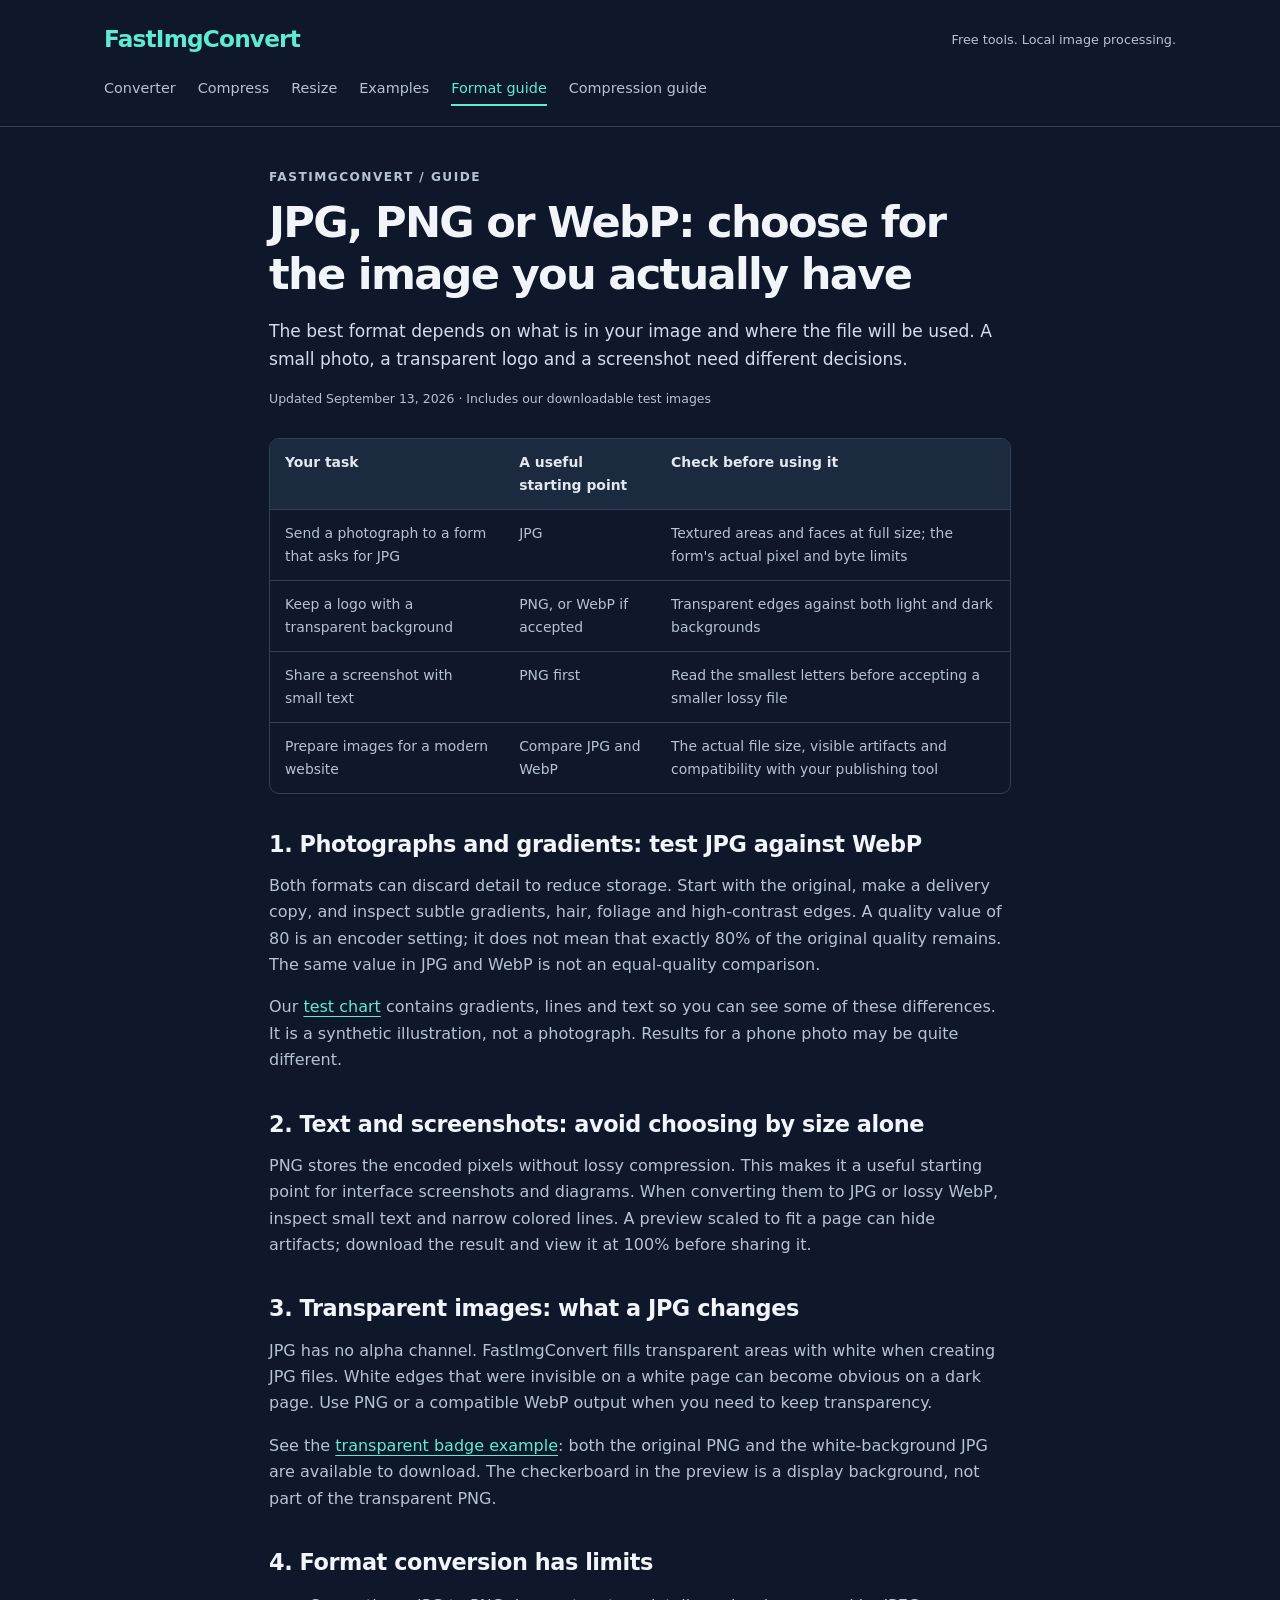
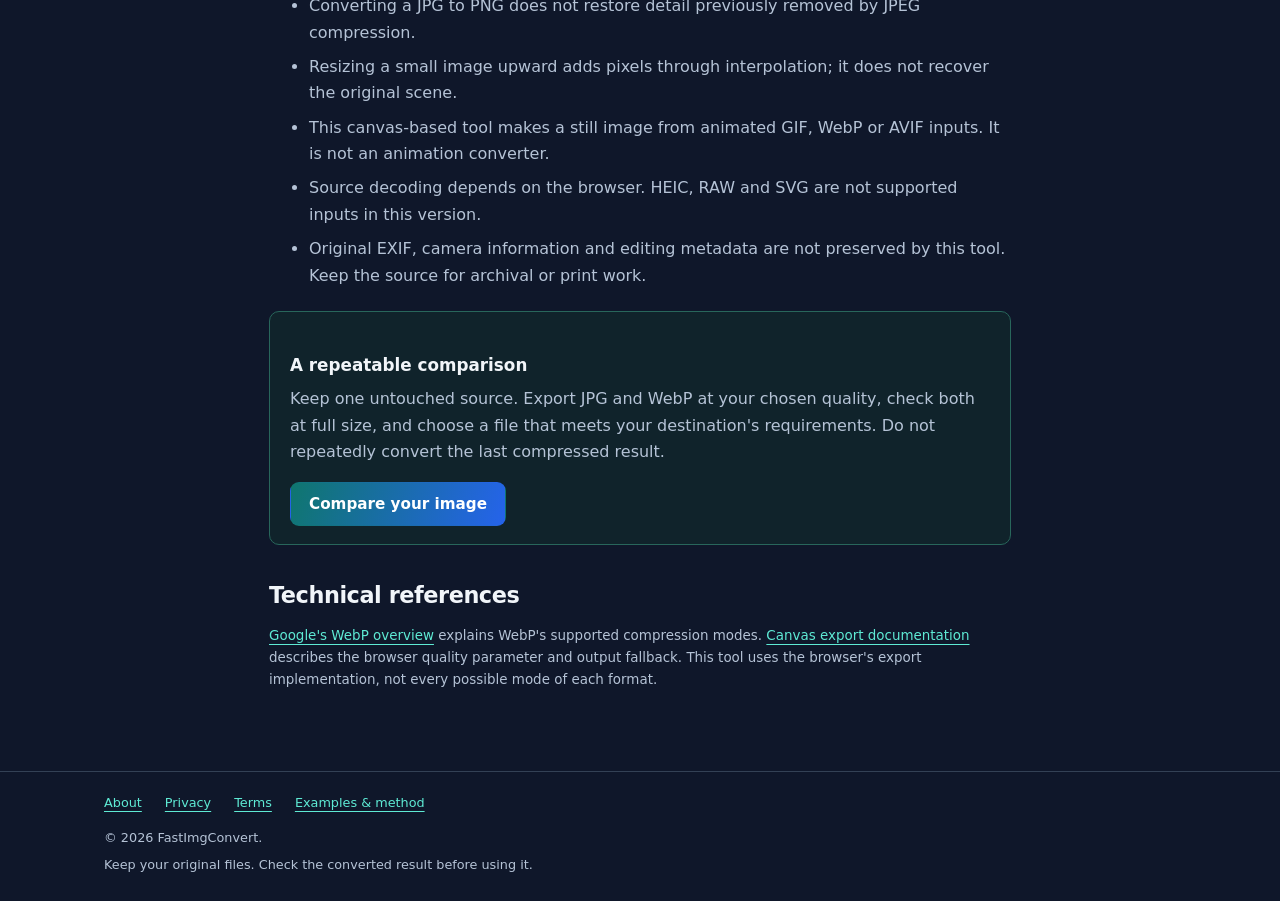
<file: image-formats.html>
<!doctype html>
<html lang="en"><head><meta charset="utf-8"><meta name="viewport" content="width=device-width,initial-scale=1">
<meta name="google-site-verification" content="QzVwtT0LUgufe06sv-DvTM1XZ1im3GqtAdAzMB0Nuv8"><meta name="google-adsense-account" content="ca-pub-1748605329200336">
<title>JPG, PNG or WebP: choose for the image you actually have | FastImgConvert</title><meta name="description" content="A practical guide to photos, text, transparency and format compatibility, with downloadable comparison files.">
<link rel="canonical" href="https://my-tools-delta-ten.vercel.app/image-formats.html"><link rel="icon" href="/assets/favicon.svg" type="image/svg+xml">
<link rel="stylesheet" href="/assets/site.css"><script async src="https://pagead2.googlesyndication.com/pagead/js/adsbygoogle.js?client=ca-pub-1748605329200336" crossorigin="anonymous"></script></head>
<body><a class="skip" href="#main">Skip to content</a><header class="site-header"><div class="header-inner"><div class="header-top"><a class="brand" href="/">FastImgConvert</a><span class="header-note">Free tools. Local image processing.</span></div><nav class="site-nav" aria-label="Main navigation"><a href="/">Converter</a><a href="/compress-image.html">Compress</a><a href="/resize-image.html">Resize</a><a href="/image-examples.html">Examples</a><a href="/image-formats.html" aria-current="page">Format guide</a><a href="/compression-guide.html">Compression guide</a></nav></div></header><main id="main" class="article"><p class="eyebrow">FastImgConvert / Guide</p><h1>JPG, PNG or WebP: choose for the image you actually have</h1>
<p class="lead">The best format depends on what is in your image and where the file will be used. A small photo, a transparent logo and a screenshot need different decisions.</p>
<p class="meta">Updated September 13, 2026 · Includes our downloadable test images</p>
<div class="table-wrap"><table><thead><tr><th>Your task</th><th>A useful starting point</th><th>Check before using it</th></tr></thead><tbody>
<tr><td>Send a photograph to a form that asks for JPG</td><td>JPG</td><td>Textured areas and faces at full size; the form's actual pixel and byte limits</td></tr>
<tr><td>Keep a logo with a transparent background</td><td>PNG, or WebP if accepted</td><td>Transparent edges against both light and dark backgrounds</td></tr>
<tr><td>Share a screenshot with small text</td><td>PNG first</td><td>Read the smallest letters before accepting a smaller lossy file</td></tr>
<tr><td>Prepare images for a modern website</td><td>Compare JPG and WebP</td><td>The actual file size, visible artifacts and compatibility with your publishing tool</td></tr>
</tbody></table></div>
<h2>1. Photographs and gradients: test JPG against WebP</h2>
<p>Both formats can discard detail to reduce storage. Start with the original, make a delivery copy, and inspect subtle gradients, hair, foliage and high-contrast edges. A quality value of 80 is an encoder setting; it does not mean that exactly 80% of the original quality remains. The same value in JPG and WebP is not an equal-quality comparison.</p>
<p>Our <a href="/image-examples.html#chart">test chart</a> contains gradients, lines and text so you can see some of these differences. It is a synthetic illustration, not a photograph. Results for a phone photo may be quite different.</p>
<h2>2. Text and screenshots: avoid choosing by size alone</h2>
<p>PNG stores the encoded pixels without lossy compression. This makes it a useful starting point for interface screenshots and diagrams. When converting them to JPG or lossy WebP, inspect small text and narrow colored lines. A preview scaled to fit a page can hide artifacts; download the result and view it at 100% before sharing it.</p>
<h2>3. Transparent images: what a JPG changes</h2>
<p>JPG has no alpha channel. FastImgConvert fills transparent areas with white when creating JPG files. White edges that were invisible on a white page can become obvious on a dark page. Use PNG or a compatible WebP output when you need to keep transparency.</p>
<p>See the <a href="/image-examples.html#transparency">transparent badge example</a>: both the original PNG and the white-background JPG are available to download. The checkerboard in the preview is a display background, not part of the transparent PNG.</p>
<h2>4. Format conversion has limits</h2>
<ul><li>Converting a JPG to PNG does not restore detail previously removed by JPEG compression.</li><li>Resizing a small image upward adds pixels through interpolation; it does not recover the original scene.</li><li>This canvas-based tool makes a still image from animated GIF, WebP or AVIF inputs. It is not an animation converter.</li><li>Source decoding depends on the browser. HEIC, RAW and SVG are not supported inputs in this version.</li><li>Original EXIF, camera information and editing metadata are not preserved by this tool. Keep the source for archival or print work.</li></ul>
<div class="callout"><h3>A repeatable comparison</h3><p>Keep one untouched source. Export JPG and WebP at your chosen quality, check both at full size, and choose a file that meets your destination's requirements. Do not repeatedly convert the last compressed result.</p><a class="button primary" href="/">Compare your image</a></div>
<h2>Technical references</h2><p class="sources"><a href="https://developers.google.com/speed/webp">Google's WebP overview</a> explains WebP's supported compression modes. <a href="https://developer.mozilla.org/en-US/docs/Web/API/HTMLCanvasElement/toBlob">Canvas export documentation</a> describes the browser quality parameter and output fallback. This tool uses the browser's export implementation, not every possible mode of each format.</p>
</main><footer class="site-footer"><div class="footer-inner"><nav class="footer-links" aria-label="Footer"><a href="/about.html">About</a><a href="/privacy.html">Privacy</a><a href="/terms.html">Terms</a><a href="/image-examples.html">Examples &amp; method</a></nav><p>© 2026 FastImgConvert.</p><p>Keep your original files. Check the converted result before using it.</p></div></footer></body></html>
</file>
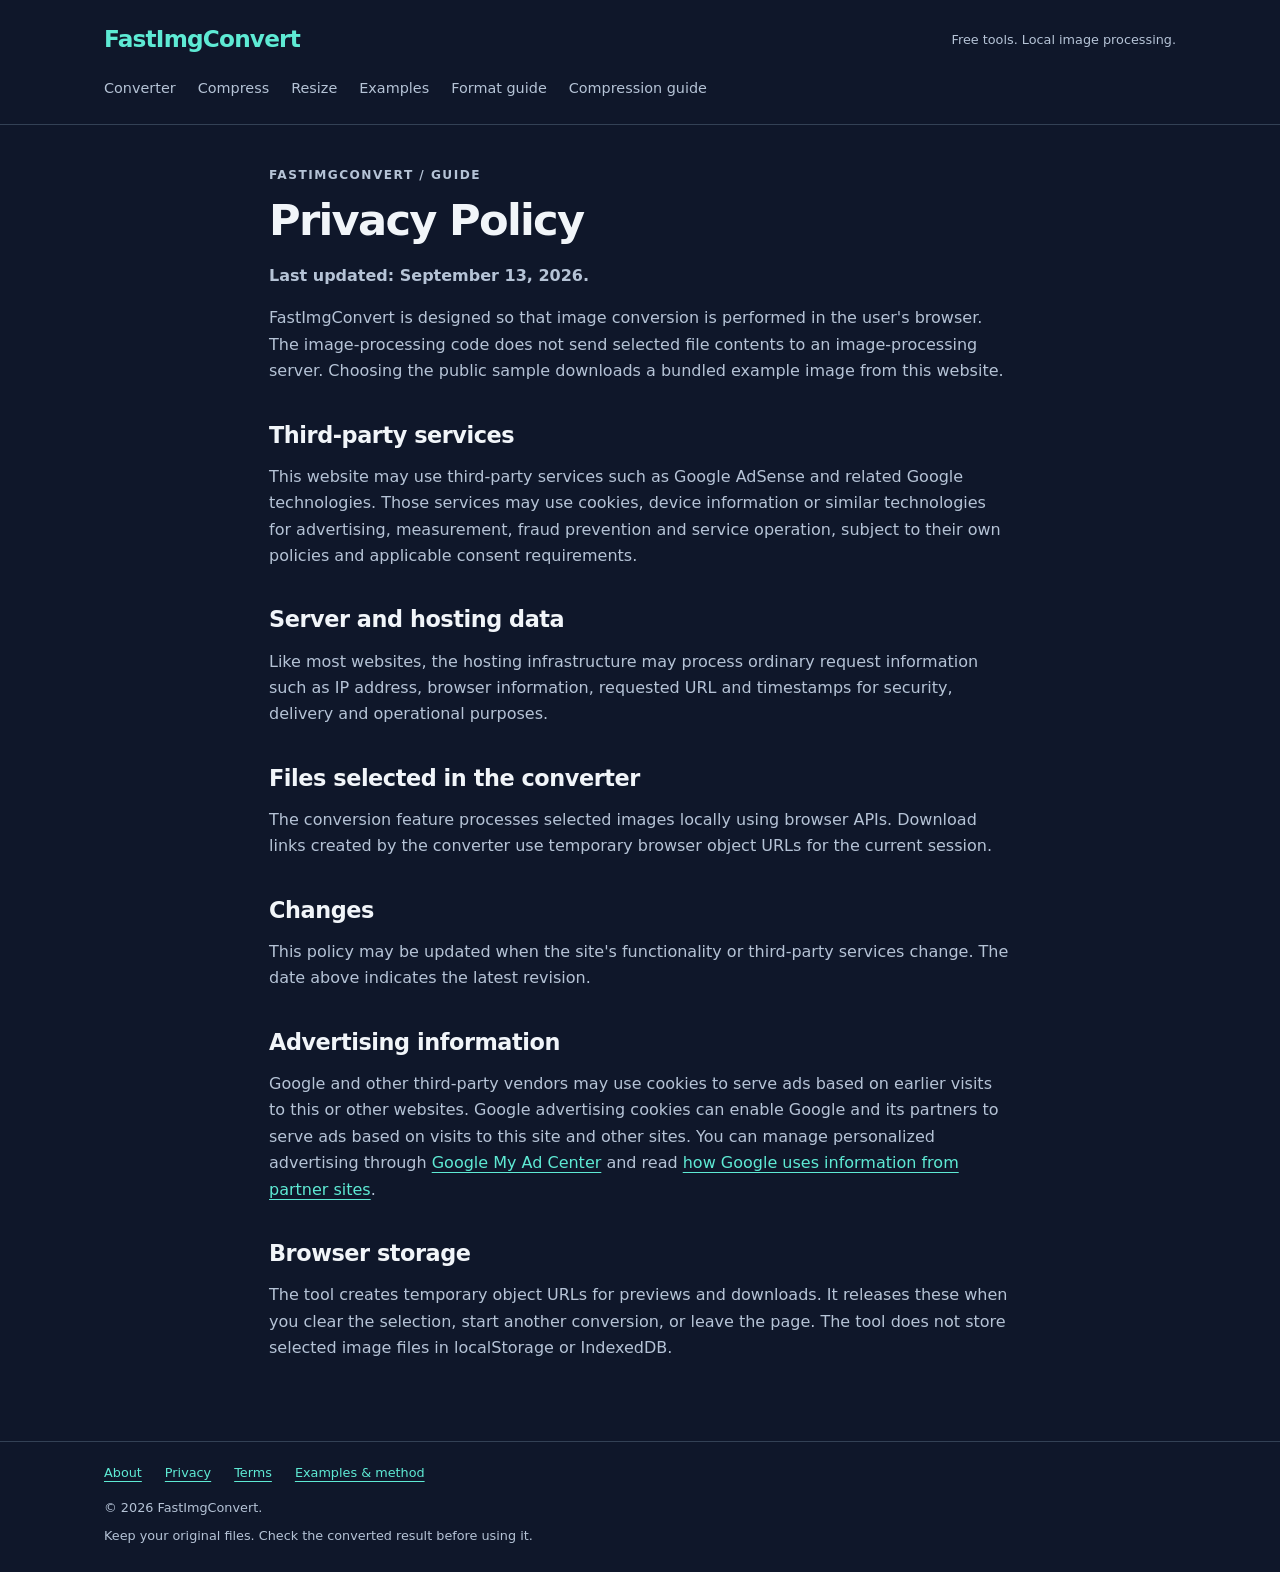
<file: privacy.html>
<!doctype html>
<html lang="en"><head><meta charset="utf-8"><meta name="viewport" content="width=device-width,initial-scale=1">
<meta name="google-site-verification" content="QzVwtT0LUgufe06sv-DvTM1XZ1im3GqtAdAzMB0Nuv8"><meta name="google-adsense-account" content="ca-pub-1748605329200336">
<title>Privacy Policy | FastImgConvert</title><meta name="description" content="Information about using FastImgConvert and its browser-based tools.">
<link rel="canonical" href="https://my-tools-delta-ten.vercel.app/privacy.html"><link rel="icon" href="/assets/favicon.svg" type="image/svg+xml">
<link rel="stylesheet" href="/assets/site.css"></head>
<body><a class="skip" href="#main">Skip to content</a><header class="site-header"><div class="header-inner"><div class="header-top"><a class="brand" href="/">FastImgConvert</a><span class="header-note">Free tools. Local image processing.</span></div><nav class="site-nav" aria-label="Main navigation"><a href="/">Converter</a><a href="/compress-image.html">Compress</a><a href="/resize-image.html">Resize</a><a href="/image-examples.html">Examples</a><a href="/image-formats.html">Format guide</a><a href="/compression-guide.html">Compression guide</a></nav></div></header><main id="main" class="article"><p class="eyebrow">FastImgConvert / Guide</p><h1>Privacy Policy</h1>
<p><strong>Last updated: September 13, 2026.</strong></p>
<p>FastImgConvert is designed so that image conversion is performed in the user's browser. The image-processing code does not send selected file contents to an image-processing server. Choosing the public sample downloads a bundled example image from this website.</p>
<h2>Third-party services</h2>
<p>This website may use third-party services such as Google AdSense and related Google technologies. Those services may use cookies, device information or similar technologies for advertising, measurement, fraud prevention and service operation, subject to their own policies and applicable consent requirements.</p>
<h2>Server and hosting data</h2>
<p>Like most websites, the hosting infrastructure may process ordinary request information such as IP address, browser information, requested URL and timestamps for security, delivery and operational purposes.</p>
<h2>Files selected in the converter</h2>
<p>The conversion feature processes selected images locally using browser APIs. Download links created by the converter use temporary browser object URLs for the current session.</p>
<h2>Changes</h2>
<p>This policy may be updated when the site's functionality or third-party services change. The date above indicates the latest revision.</p><h2>Advertising information</h2><p>Google and other third-party vendors may use cookies to serve ads based on earlier visits to this or other websites. Google advertising cookies can enable Google and its partners to serve ads based on visits to this site and other sites. You can manage personalized advertising through <a href="https://myadcenter.google.com/">Google My Ad Center</a> and read <a href="https://policies.google.com/technologies/partner-sites">how Google uses information from partner sites</a>.</p><h2>Browser storage</h2><p>The tool creates temporary object URLs for previews and downloads. It releases these when you clear the selection, start another conversion, or leave the page. The tool does not store selected image files in localStorage or IndexedDB.</p></main><footer class="site-footer"><div class="footer-inner"><nav class="footer-links" aria-label="Footer"><a href="/about.html">About</a><a href="/privacy.html">Privacy</a><a href="/terms.html">Terms</a><a href="/image-examples.html">Examples &amp; method</a></nav><p>© 2026 FastImgConvert.</p><p>Keep your original files. Check the converted result before using it.</p></div></footer></body></html>
</file>
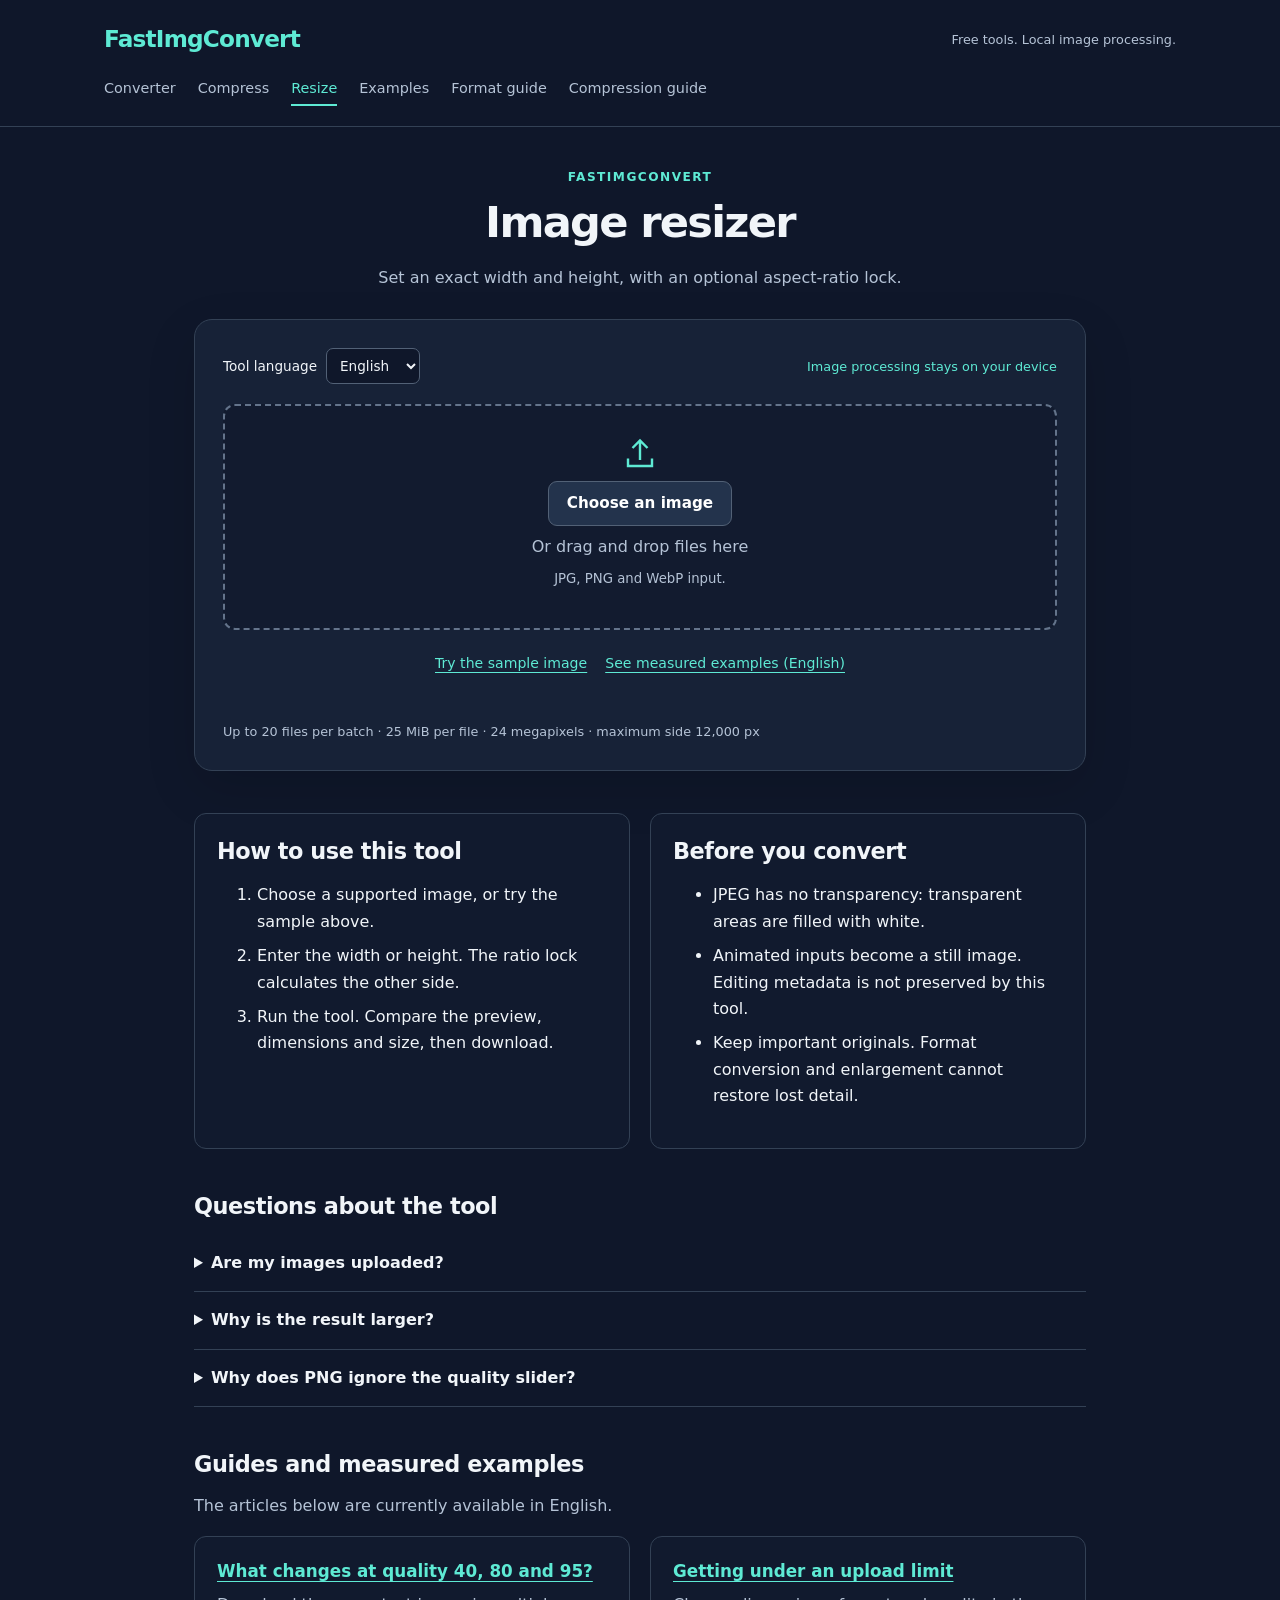
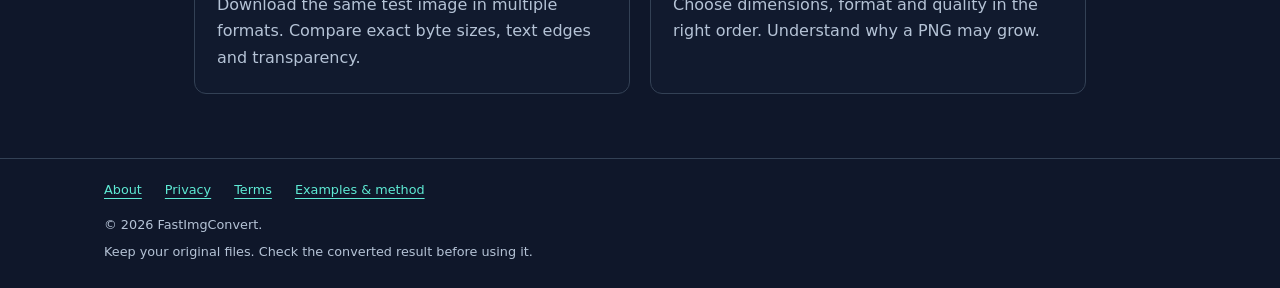
<file: resize-image.html>
<!doctype html>
<html lang="en"><head><meta charset="utf-8"><meta name="viewport" content="width=device-width,initial-scale=1">
<meta name="google-site-verification" content="QzVwtT0LUgufe06sv-DvTM1XZ1im3GqtAdAzMB0Nuv8"><meta name="google-adsense-account" content="ca-pub-1748605329200336">
<title>Image resizer | FastImgConvert</title><meta name="description" content="Set an exact width and height, with an optional aspect-ratio lock.">
<link rel="canonical" href="https://my-tools-delta-ten.vercel.app/resize-image.html"><link rel="icon" href="/assets/favicon.svg" type="image/svg+xml">
<link rel="stylesheet" href="/assets/site.css"><script async src="https://pagead2.googlesyndication.com/pagead/js/adsbygoogle.js?client=ca-pub-1748605329200336" crossorigin="anonymous"></script><script defer src="/assets/i18n.js"></script><script defer src="/assets/image-engine.js"></script><script defer src="/assets/tool.js"></script></head>
<body data-tool="resizer"><a class="skip" href="#main">Skip to content</a><header class="site-header"><div class="header-inner"><div class="header-top"><a class="brand" href="/">FastImgConvert</a><span class="header-note">Free tools. Local image processing.</span></div><nav class="site-nav" aria-label="Main navigation"><a href="/">Converter</a><a href="/compress-image.html">Compress</a><a href="/resize-image.html" aria-current="page">Resize</a><a href="/image-examples.html">Examples</a><a href="/image-formats.html">Format guide</a><a href="/compression-guide.html">Compression guide</a></nav></div></header><main id="main"><section class="hero"><p class="eyebrow">FastImgConvert</p><h1 data-i18n="title_resizer" >Image resizer</h1><p data-i18n="intro_resizer" >Set an exact width and height, with an optional aspect-ratio lock.</p></section>
<section class="tool" aria-label="Image processing tool"><div class="toolbar"><label class="language" for="langSelect"><span data-i18n="toolLanguage" >Tool language</span><select id="langSelect"><option value="en">English</option><option value="ko">한국어</option><option value="ja">日本語</option><option value="es">Español</option></select></label><span data-i18n="local" class="pill">Image processing stays on your device</span></div>
<div id="dropZone" class="drop-zone"><svg viewBox="0 0 24 24" fill="none" stroke="currentColor" stroke-width="1.6" aria-hidden="true"><path d="M12 16V3m-5 5 5-5 5 5M4 15v5h16v-5"/></svg><div><button id="chooseButton" type="button" class="button"><span data-i18n="chooseOne" >Choose an image</span></button></div><p data-i18n="drop" >Or drag and drop files here</p><p data-i18n="formatsBasic" class="help">JPG, PNG and WebP input.</p><input type="file" id="fileInput" accept="image/jpeg,image/png,image/webp"  hidden></div>
<div class="sample-row"><button id="sampleButton" type="button" class="text-button"><span data-i18n="sample" >Try the sample image</span></button><a class="text-button" href="/image-examples.html"><span data-i18n="examples" >See measured examples (English)</span></a></div>
<p id="fileSummary" class="file-summary"></p><div id="controls" hidden><p id="originalDimensions" class="muted"></p><div class="field-grid"><div class="field"><label data-i18n="width" for="widthInput">Width (px)</label><input id="widthInput" type="number" min="1" max="12000" step="1" inputmode="numeric" required></div><div class="field"><label data-i18n="height" for="heightInput">Height (px)</label><input id="heightInput" type="number" min="1" max="12000" step="1" inputmode="numeric" required></div></div><div class="check-row"><label><input id="lockRatio" type="checkbox" checked><span data-i18n="ratio" >Keep the original aspect ratio</span></label></div><p data-i18n="resizeNote" class="help">One image at a time. Enlarging an image cannot recover missing detail.</p><div class="field-grid"><div class="field"><label data-i18n="format" for="formatSelect">Output format</label><select id="formatSelect"><option data-i18n="keep" value="original">Keep original format</option><option value="image/jpeg">JPG / JPEG</option><option value="image/png">PNG</option><option value="image/webp">WebP</option></select></div><div class="field"><div class="range-label"><label data-i18n="quality" for="qualityInput">JPG / WebP quality</label><output id="qualityValue" for="qualityInput">85</output></div><input id="qualityInput" type="range" min="10" max="100" value="85" aria-describedby="qualityHelp"><p id="qualityHelp" class="help"></p></div></div><div class="actions"><button type="button" id="runButton" class="button primary">Resize image</button><button type="button" id="clearButton" class="button"><span data-i18n="clear" >Clear files</span></button></div></div>
<p id="status" role="status" aria-live="polite" class="notice"></p><div id="resultsList" class="results" aria-busy="false"></div><p data-i18n="limits" class="limits">Up to 20 files per batch · 25 MiB per file · 24 megapixels · maximum side 12,000 px</p>
<noscript><p class="notice error">JavaScript is needed to process images locally. You can still read the guides and download the examples.</p></noscript></section>
<section class="content-section section-grid"><div class="content-card"><h2 data-i18n="how" >How to use this tool</h2><ol><li data-i18n="step1" >Choose a supported image, or try the sample above.</li><li data-i18n="step2_resizer" >Enter the width or height. The ratio lock calculates the other side.</li><li data-i18n="step3" >Run the tool. Compare the preview, dimensions and size, then download.</li></ol></div><div class="content-card"><h2 data-i18n="limitations" >Before you convert</h2><ul><li data-i18n="limit1" >JPEG has no transparency: transparent areas are filled with white.</li><li data-i18n="limit2" >Animated inputs become a still image. Editing metadata is not preserved by this tool.</li><li data-i18n="limit3" >Keep important originals. Format conversion and enlargement cannot restore lost detail.</li></ul></div></section>
<section class="content-section faq"><h2 data-i18n="faq" >Questions about the tool</h2><details><summary data-i18n="q1" >Are my images uploaded?</summary><p data-i18n="a1" >The tool processes selected image files in your browser. The website itself still contacts its hosting provider and may load Google advertising services; see the Privacy page.</p></details><details><summary data-i18n="q2" >Why is the result larger?</summary><p data-i18n="a2" >The source may already be well compressed. A different format or encoder can create a larger file. The result always shows the actual change; try another format or reduce dimensions.</p></details><details><summary data-i18n="q3" >Why does PNG ignore the quality slider?</summary><p data-i18n="a3" >The browser PNG encoder uses lossless storage and ignores this lossy quality setting. This tool is not a specialized PNG optimizer. Resize or try WebP when a smaller file matters more.</p></details></section>
<section class="content-section"><h2 data-i18n="guides" >Guides and measured examples</h2><p data-i18n="guidesNote" class="muted">The articles below are currently available in English.</p><div class="section-grid" lang="en"><article class="content-card"><h3><a href="/image-examples.html">What changes at quality 40, 80 and 95?</a></h3><p>Download the same test image in multiple formats. Compare exact byte sizes, text edges and transparency.</p></article><article class="content-card"><h3><a href="/compression-guide.html">Getting under an upload limit</a></h3><p>Choose dimensions, format and quality in the right order. Understand why a PNG may grow.</p></article></div></section></main><footer class="site-footer"><div class="footer-inner"><nav class="footer-links" aria-label="Footer"><a href="/about.html">About</a><a href="/privacy.html">Privacy</a><a href="/terms.html">Terms</a><a href="/image-examples.html">Examples &amp; method</a></nav><p>© 2026 FastImgConvert.</p><p>Keep your original files. Check the converted result before using it.</p></div></footer></body></html>
</file>
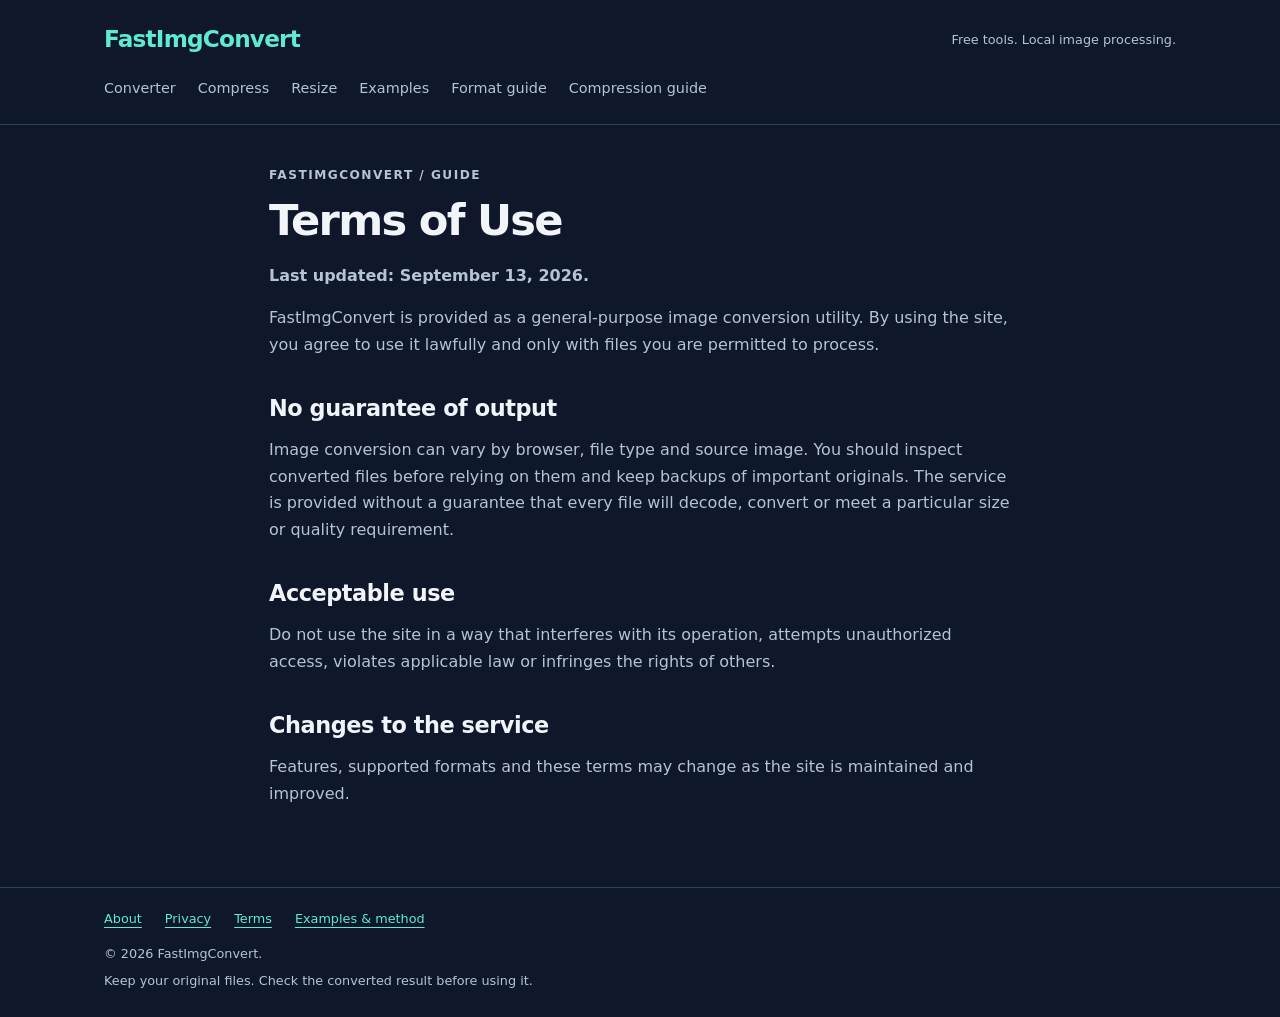
<file: terms.html>
<!doctype html>
<html lang="en"><head><meta charset="utf-8"><meta name="viewport" content="width=device-width,initial-scale=1">
<meta name="google-site-verification" content="QzVwtT0LUgufe06sv-DvTM1XZ1im3GqtAdAzMB0Nuv8"><meta name="google-adsense-account" content="ca-pub-1748605329200336">
<title>Terms of Use | FastImgConvert</title><meta name="description" content="Information about using FastImgConvert and its browser-based tools.">
<link rel="canonical" href="https://my-tools-delta-ten.vercel.app/terms.html"><link rel="icon" href="/assets/favicon.svg" type="image/svg+xml">
<link rel="stylesheet" href="/assets/site.css"></head>
<body><a class="skip" href="#main">Skip to content</a><header class="site-header"><div class="header-inner"><div class="header-top"><a class="brand" href="/">FastImgConvert</a><span class="header-note">Free tools. Local image processing.</span></div><nav class="site-nav" aria-label="Main navigation"><a href="/">Converter</a><a href="/compress-image.html">Compress</a><a href="/resize-image.html">Resize</a><a href="/image-examples.html">Examples</a><a href="/image-formats.html">Format guide</a><a href="/compression-guide.html">Compression guide</a></nav></div></header><main id="main" class="article"><p class="eyebrow">FastImgConvert / Guide</p><h1>Terms of Use</h1>
<p><strong>Last updated: September 13, 2026.</strong></p>
<p>FastImgConvert is provided as a general-purpose image conversion utility. By using the site, you agree to use it lawfully and only with files you are permitted to process.</p>
<h2>No guarantee of output</h2>
<p>Image conversion can vary by browser, file type and source image. You should inspect converted files before relying on them and keep backups of important originals. The service is provided without a guarantee that every file will decode, convert or meet a particular size or quality requirement.</p>
<h2>Acceptable use</h2>
<p>Do not use the site in a way that interferes with its operation, attempts unauthorized access, violates applicable law or infringes the rights of others.</p>
<h2>Changes to the service</h2>
<p>Features, supported formats and these terms may change as the site is maintained and improved.</p></main><footer class="site-footer"><div class="footer-inner"><nav class="footer-links" aria-label="Footer"><a href="/about.html">About</a><a href="/privacy.html">Privacy</a><a href="/terms.html">Terms</a><a href="/image-examples.html">Examples &amp; method</a></nav><p>© 2026 FastImgConvert.</p><p>Keep your original files. Check the converted result before using it.</p></div></footer></body></html>
</file>
<file: assets/site.css>
:root{color-scheme:dark;--bg:#0f172a;--panel:#172237;--line:#334155;--text:#f1f5f9;--muted:#b5c3d6;--accent:#5eead4;--blue:#3b82f6;font-family:Inter,ui-sans-serif,system-ui,-apple-system,BlinkMacSystemFont,"Segoe UI",sans-serif}*{box-sizing:border-box}body{margin:0;background:var(--bg);color:var(--text);line-height:1.65}a{color:var(--accent);text-underline-offset:4px}a:hover{color:#fff}button,input,select{font:inherit}button,a,input,select,summary{-webkit-tap-highlight-color:transparent}button,select{cursor:pointer}:focus-visible{outline:3px solid var(--accent);outline-offset:4px}button:disabled{opacity:.55;cursor:wait}input:disabled{opacity:.5}[hidden]{display:none!important}.skip{position:fixed;left:1rem;top:-5rem;z-index:100;background:var(--bg);padding:.7rem}.skip:focus{top:.5rem}.site-header{border-bottom:1px solid var(--line);background:#0f172af5}.header-inner,.footer-inner{max-width:1120px;margin:auto;padding:20px 24px}.header-top{display:flex;align-items:center;justify-content:space-between;gap:20px}.brand{font-size:1.45rem;font-weight:850;text-decoration:none;color:var(--accent);letter-spacing:-.8px}.header-note,.muted{color:var(--muted)}.header-note{font-size:.8rem}.site-nav{display:flex;flex-wrap:wrap;gap:8px 22px;margin-top:16px;font-size:.9rem}.site-nav a{color:var(--muted);text-decoration:none;padding:3px 0}.site-nav a[aria-current=page]{color:var(--accent);border-bottom:2px solid var(--accent)}main{max-width:940px;padding:40px 24px 64px;margin:auto}.hero{text-align:center;margin:0 auto 28px;max-width:730px}.eyebrow{color:var(--accent);font-size:.76rem;font-weight:750;letter-spacing:.12em;text-transform:uppercase;margin:0 0 10px}h1{font-size:clamp(1.8rem,4.4vw,2.7rem);line-height:1.2;letter-spacing:-.04em;margin:0 0 16px}h2{font-size:1.4rem;line-height:1.35;letter-spacing:-.02em;margin:0 0 14px}h3{font-size:1.05rem;line-height:1.45;margin:0 0 9px}p{margin:0 0 16px}li{margin:8px 0}.hero p:last-child{color:var(--muted)}.tool{border:1px solid var(--line);background:var(--panel);border-radius:18px;padding:28px;box-shadow:0 18px 50px #0002}.toolbar{display:flex;justify-content:space-between;align-items:center;gap:15px;margin-bottom:20px;font-size:.85rem}.language{display:flex;align-items:center;gap:9px;flex-wrap:wrap}.pill{color:var(--accent);font-size:.8rem}.drop-zone{border:2px dashed #64748b;border-radius:12px;text-align:center;padding:30px 20px;background:#0f172a90}.drop-zone.dragging{border-color:var(--accent);background:#134e4a50}.drop-zone p{margin:8px 0;color:var(--muted)}.drop-zone svg{width:36px;height:36px;color:var(--accent)}.button{display:inline-flex;align-items:center;justify-content:center;gap:8px;border:1px solid #526176;background:#23334c;border-radius:9px;color:#fff;padding:10px 18px;font-weight:650;text-decoration:none;font-size:.95rem;line-height:1.5}.button:hover{background:#2b425f}.button.primary{background:linear-gradient(110deg,#0f766e,#2563eb);border-color:transparent}.button.primary:hover{filter:brightness(1.15)}.button.small{padding:7px 12px;font-size:.84rem}.text-button{color:var(--accent);background:none;border:0;text-decoration:underline;text-underline-offset:4px;padding:6px 0;font-size:.88rem}.sample-row{margin-top:16px;display:flex;justify-content:center;gap:6px 18px;flex-wrap:wrap}.limits{font-size:.8rem;color:var(--muted);margin:18px 0 0}.field-grid{display:grid;grid-template-columns:1fr 1fr;gap:20px;margin:22px 0}.field>label{display:block;font-size:.88rem;font-weight:650;margin-bottom:8px}select,input[type=number]{background:var(--bg);border:1px solid #526176;color:var(--text);border-radius:7px;padding:9px 12px;width:100%;min-height:43px}.language select{width:auto;min-height:36px;padding:4px 9px;font-size:.85rem}input[type=range]{accent-color:var(--accent);width:100%;min-height:30px}.range-label{display:flex;justify-content:space-between;gap:10px}input[type=checkbox]{accent-color:var(--accent);width:17px;height:17px;vertical-align:middle;margin-right:8px}.help{color:var(--muted);font-size:.83rem;margin:6px 0 0}.check-row{margin-bottom:15px;font-size:.9rem}.actions{display:flex;gap:14px;align-items:center;flex-wrap:wrap}.actions .primary{flex:1}.file-summary{overflow-wrap:anywhere;font-size:.9rem;margin-top:20px}.notice{margin-top:16px;padding:12px 15px;border-left:3px solid var(--accent);background:#0b363640;border-radius:3px;font-size:.9rem;overflow-wrap:anywhere}.notice.error{border-color:#fda4af;background:#88133728}.notice:empty{display:none}.results{margin-top:22px;display:grid;gap:18px}.result-card{border:1px solid var(--line);border-radius:12px;padding:18px;background:var(--bg);min-width:0}.result-card h3{overflow-wrap:anywhere;margin-bottom:8px}.result-meta{color:var(--muted);font-size:.85rem;margin-bottom:12px}.result-actions{display:flex;gap:12px;flex-wrap:wrap;margin-top:14px}.positive{color:#86efac}.warning{color:#fcd34d}.comparison{display:grid;grid-template-columns:1fr 1fr;gap:14px;margin-top:16px}.comparison figure{margin:0;min-width:0}.image-well{height:180px;display:flex;align-items:center;justify-content:center;border-radius:7px;border:1px solid var(--line);overflow:hidden;background:repeating-conic-gradient(#d2d8e2 0% 25%,#fff 0% 50%) 50%/18px 18px}.image-well img{display:block;max-width:100%;max-height:100%;object-fit:contain}.comparison figcaption{font-size:.78rem;color:var(--muted);margin-top:7px}.content-section{margin-top:42px}.section-grid{display:grid;grid-template-columns:1fr 1fr;gap:20px}.content-card{padding:22px;border:1px solid var(--line);border-radius:12px;background:#17223760}.content-card p,.article p,.article li{color:var(--muted)}.content-card p:last-child{margin-bottom:0}.article{max-width:790px}.article h2{margin-top:35px}.article h3{margin-top:23px}.article .lead{font-size:1.07rem;color:#d3deec}.article .meta{font-size:.78rem;color:var(--muted);margin-bottom:28px}.table-wrap{overflow-x:auto;border:1px solid var(--line);border-radius:10px;margin:22px 0}table{border-collapse:collapse;width:100%;font-size:.87rem}caption{text-align:left;padding:16px;color:var(--muted)}th,td{text-align:left;border-bottom:1px solid var(--line);padding:12px 15px;vertical-align:top}th{background:#1c2a40;color:#e2e8f0;font-weight:650}tr:last-child td{border-bottom:0}td{color:var(--muted)}.callout{padding:18px 20px;background:#12352f66;border:1px solid #28665b;border-radius:10px;margin:22px 0}.callout p:last-child{margin-bottom:0}.faq details{border-bottom:1px solid var(--line);padding:15px 0}.faq summary{cursor:pointer;font-weight:650}.faq details p{margin:10px 0 0;color:var(--muted);font-size:.95rem}.site-footer{border-top:1px solid var(--line);color:var(--muted);font-size:.8rem}.footer-links{display:flex;gap:10px 23px;flex-wrap:wrap;margin-bottom:14px}.site-footer p{margin:6px 0}.example-grid{display:grid;grid-template-columns:repeat(3,1fr);gap:16px;margin:24px 0}.example-card{margin:0;min-width:0}.example-card img{width:100%;height:auto;border-radius:8px;display:block;border:1px solid var(--line);background:repeating-conic-gradient(#d2d8e2 0% 25%,#fff 0% 50%) 50%/18px 18px}.example-card figcaption{font-size:.8rem;color:var(--muted);margin-top:8px}.sources{font-size:.84rem}.visually-hidden{position:absolute;width:1px;height:1px;padding:0;margin:-1px;overflow:hidden;clip:rect(0,0,0,0);white-space:nowrap;border:0}@media(max-width:620px){.header-inner{padding:18px 20px}.header-note{display:none}.site-nav{gap:7px 18px;font-size:.83rem}.brand{font-size:1.3rem}main{padding:30px 18px 45px}.tool{padding:18px}.toolbar{flex-wrap:wrap;gap:8px}.field-grid,.section-grid{grid-template-columns:1fr;gap:15px}.drop-zone{padding:24px 12px}.drop-zone p{font-size:.9rem}.example-grid{grid-template-columns:1fr}.image-well{height:140px}.comparison{gap:9px}.result-card{padding:13px}.content-section{margin-top:32px}th,td{padding:10px 12px;min-width:90px}.content-card{padding:18px}}@media(prefers-reduced-motion:reduce){*{scroll-behavior:auto!important}}
</file>
